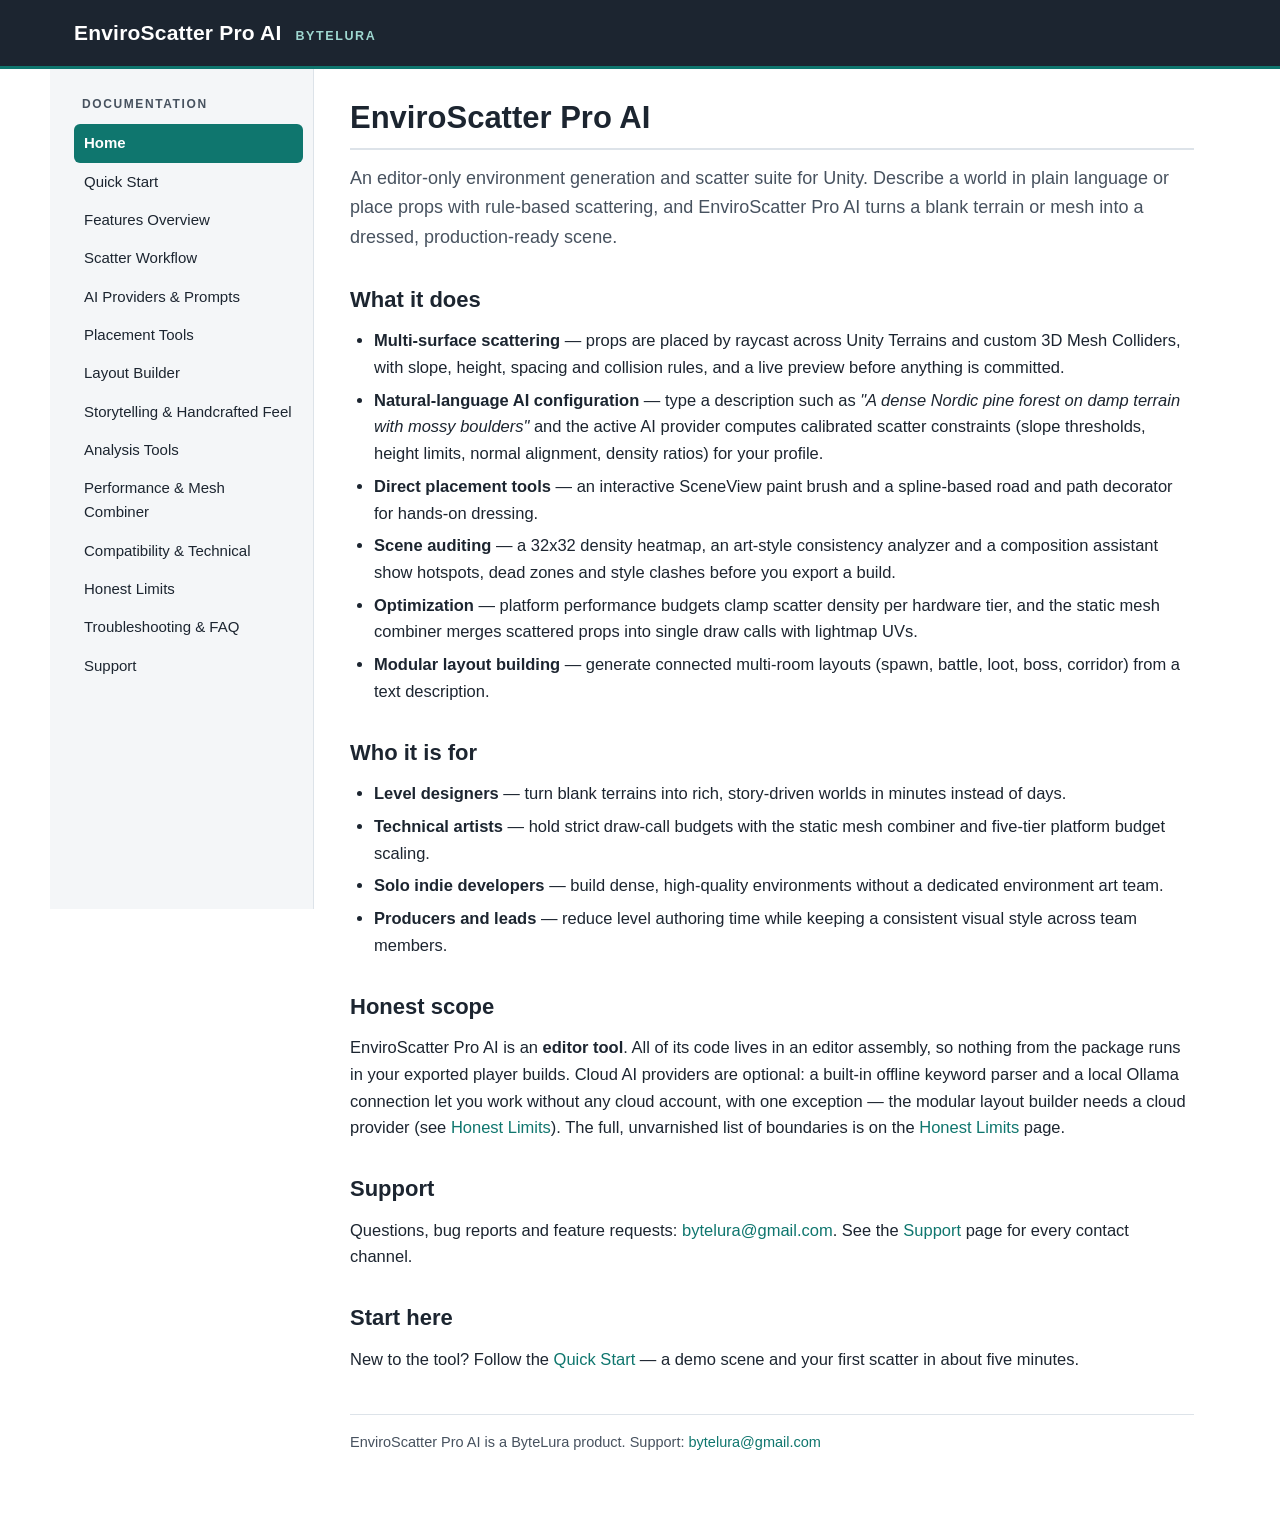
<file: index.html>
<!DOCTYPE html>
<html lang="en">
<head>
<meta charset="utf-8">
<meta name="viewport" content="width=device-width, initial-scale=1">
<title>Home — EnviroScatter Pro AI Documentation</title>
<link rel="stylesheet" href="style.css">
</head>
<body>
<header class="site-header">
  <div class="header-inner">
    <span class="product-name">EnviroScatter Pro AI</span>
    <span class="publisher">ByteLura</span>
  </div>
</header>
<div class="layout">
      <nav class="sidebar" aria-label="Documentation">
        <div class="sidebar-title">Documentation</div>
        <ul>
          <li><a href="index.html" class="active">Home</a></li>
          <li><a href="quick-start.html">Quick Start</a></li>
          <li><a href="features.html">Features Overview</a></li>
          <li><a href="scatter-workflow.html">Scatter Workflow</a></li>
          <li><a href="ai-providers.html">AI Providers & Prompts</a></li>
          <li><a href="placement-tools.html">Placement Tools</a></li>
          <li><a href="layout-builder.html">Layout Builder</a></li>
          <li><a href="storytelling-feel.html">Storytelling & Handcrafted Feel</a></li>
          <li><a href="analysis-tools.html">Analysis Tools</a></li>
          <li><a href="performance-combiner.html">Performance & Mesh Combiner</a></li>
          <li><a href="technical.html">Compatibility & Technical</a></li>
          <li><a href="honest-limits.html">Honest Limits</a></li>
          <li><a href="troubleshooting.html">Troubleshooting & FAQ</a></li>
          <li><a href="support.html">Support</a></li>
        </ul>
      </nav>
  <main class="content">
    <h1>EnviroScatter Pro AI</h1>
    <p class="lede">An editor-only environment generation and scatter suite for Unity. Describe a world in plain language or place props with rule-based scattering, and EnviroScatter Pro AI turns a blank terrain or mesh into a dressed, production-ready scene.</p>

    <h2>What it does</h2>
    <ul>
      <li><strong>Multi-surface scattering</strong> — props are placed by raycast across Unity Terrains and custom 3D Mesh Colliders, with slope, height, spacing and collision rules, and a live preview before anything is committed.</li>
      <li><strong>Natural-language AI configuration</strong> — type a description such as <em>"A dense Nordic pine forest on damp terrain with mossy boulders"</em> and the active AI provider computes calibrated scatter constraints (slope thresholds, height limits, normal alignment, density ratios) for your profile.</li>
      <li><strong>Direct placement tools</strong> — an interactive SceneView paint brush and a spline-based road and path decorator for hands-on dressing.</li>
      <li><strong>Scene auditing</strong> — a 32x32 density heatmap, an art-style consistency analyzer and a composition assistant show hotspots, dead zones and style clashes before you export a build.</li>
      <li><strong>Optimization</strong> — platform performance budgets clamp scatter density per hardware tier, and the static mesh combiner merges scattered props into single draw calls with lightmap UVs.</li>
      <li><strong>Modular layout building</strong> — generate connected multi-room layouts (spawn, battle, loot, boss, corridor) from a text description.</li>
    </ul>

    <h2>Who it is for</h2>
    <ul>
      <li><strong>Level designers</strong> — turn blank terrains into rich, story-driven worlds in minutes instead of days.</li>
      <li><strong>Technical artists</strong> — hold strict draw-call budgets with the static mesh combiner and five-tier platform budget scaling.</li>
      <li><strong>Solo indie developers</strong> — build dense, high-quality environments without a dedicated environment art team.</li>
      <li><strong>Producers and leads</strong> — reduce level authoring time while keeping a consistent visual style across team members.</li>
    </ul>

    <h2>Honest scope</h2>
    <p>EnviroScatter Pro AI is an <strong>editor tool</strong>. All of its code lives in an editor assembly, so nothing from the package runs in your exported player builds. Cloud AI providers are optional: a built-in offline keyword parser and a local Ollama connection let you work without any cloud account, with one exception — the modular layout builder needs a cloud provider (see <a href="honest-limits.html">Honest Limits</a>). The full, unvarnished list of boundaries is on the <a href="honest-limits.html">Honest Limits</a> page.</p>

    <h2>Support</h2>
    <p>Questions, bug reports and feature requests: <a href="mailto:bytelura@gmail.com">bytelura@gmail.com</a>. See the <a href="support.html">Support</a> page for every contact channel.</p>

    <h2>Start here</h2>
    <p>New to the tool? Follow the <a href="quick-start.html">Quick Start</a> — a demo scene and your first scatter in about five minutes.</p>
    <footer class="page-footer">
      <p>EnviroScatter Pro AI is a ByteLura product. Support: <a href="mailto:bytelura@gmail.com">bytelura@gmail.com</a></p>
    </footer>
  </main>
</div>
</body>
</html>
</file>
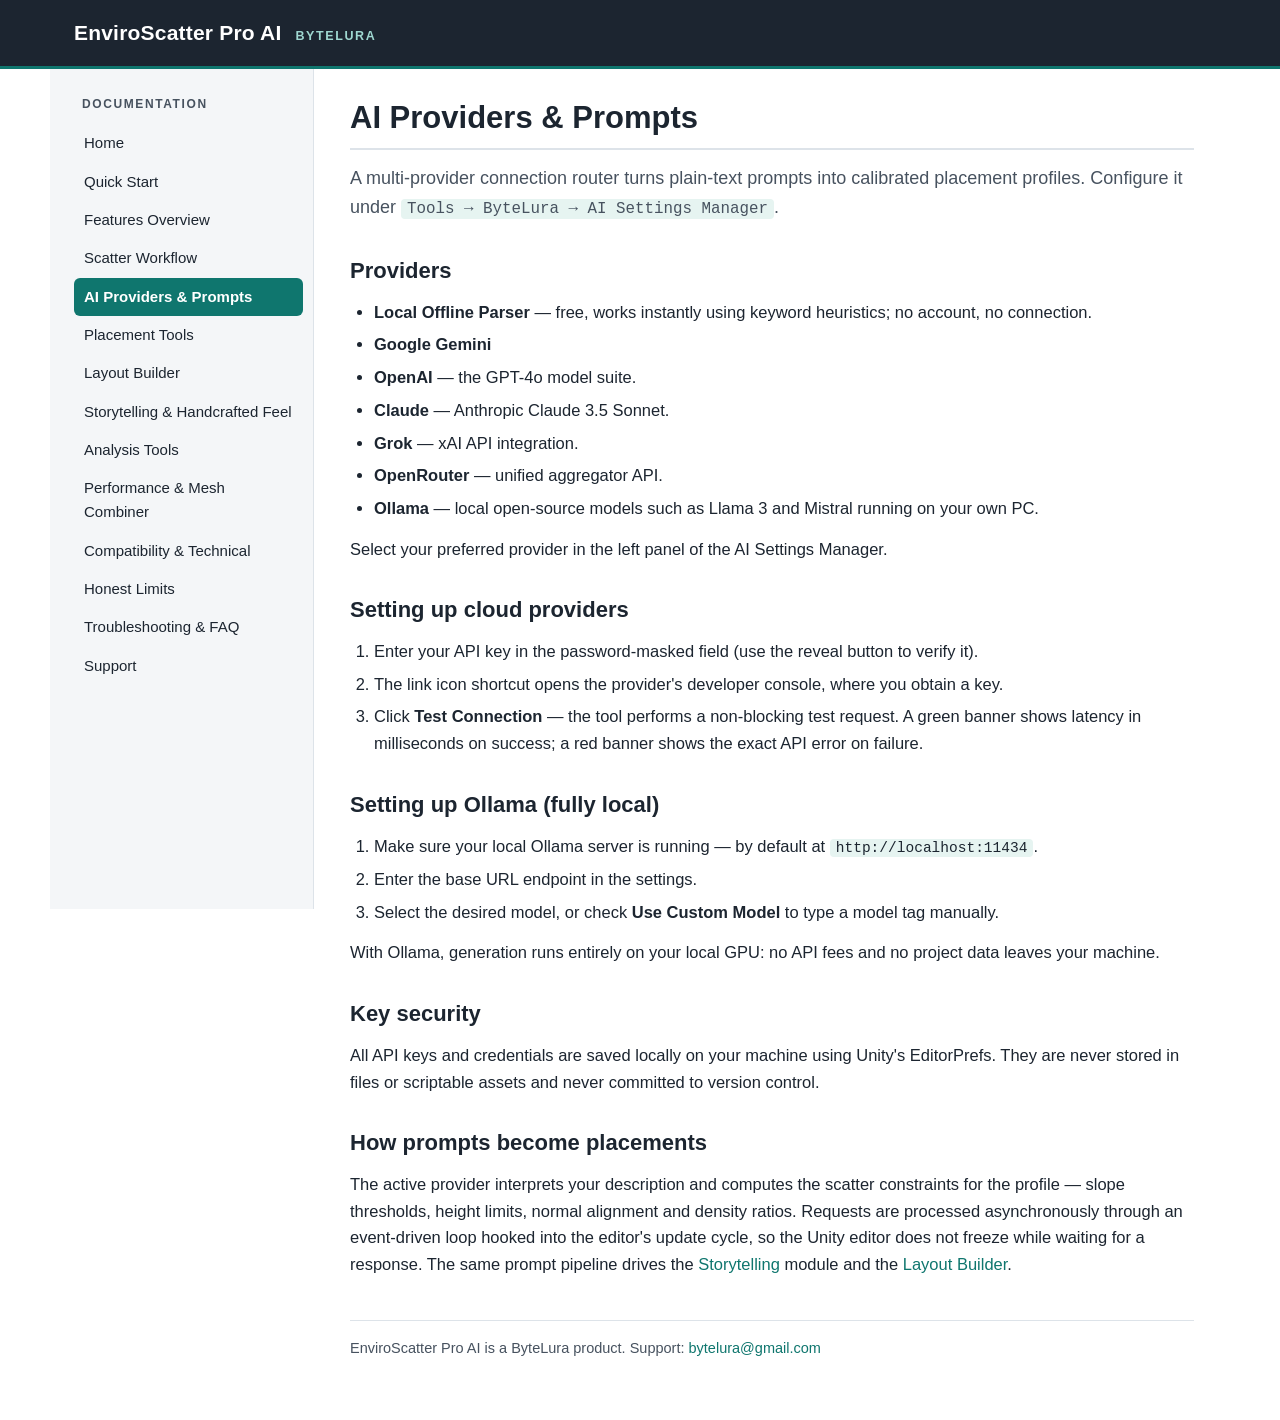
<file: ai-providers.html>
<!DOCTYPE html>
<html lang="en">
<head>
<meta charset="utf-8">
<meta name="viewport" content="width=device-width, initial-scale=1">
<title>AI Providers & Prompts — EnviroScatter Pro AI Documentation</title>
<link rel="stylesheet" href="style.css">
</head>
<body>
<header class="site-header">
  <div class="header-inner">
    <span class="product-name">EnviroScatter Pro AI</span>
    <span class="publisher">ByteLura</span>
  </div>
</header>
<div class="layout">
      <nav class="sidebar" aria-label="Documentation">
        <div class="sidebar-title">Documentation</div>
        <ul>
          <li><a href="index.html">Home</a></li>
          <li><a href="quick-start.html">Quick Start</a></li>
          <li><a href="features.html">Features Overview</a></li>
          <li><a href="scatter-workflow.html">Scatter Workflow</a></li>
          <li><a href="ai-providers.html" class="active">AI Providers & Prompts</a></li>
          <li><a href="placement-tools.html">Placement Tools</a></li>
          <li><a href="layout-builder.html">Layout Builder</a></li>
          <li><a href="storytelling-feel.html">Storytelling & Handcrafted Feel</a></li>
          <li><a href="analysis-tools.html">Analysis Tools</a></li>
          <li><a href="performance-combiner.html">Performance & Mesh Combiner</a></li>
          <li><a href="technical.html">Compatibility & Technical</a></li>
          <li><a href="honest-limits.html">Honest Limits</a></li>
          <li><a href="troubleshooting.html">Troubleshooting & FAQ</a></li>
          <li><a href="support.html">Support</a></li>
        </ul>
      </nav>
  <main class="content">
    <h1>AI Providers &amp; Prompts</h1>
    <p class="lede">A multi-provider connection router turns plain-text prompts into calibrated placement profiles. Configure it under <code>Tools &rarr; ByteLura &rarr; AI Settings Manager</code>.</p>

    <h2>Providers</h2>
    <ul>
      <li><strong>Local Offline Parser</strong> — free, works instantly using keyword heuristics; no account, no connection.</li>
      <li><strong>Google Gemini</strong></li>
      <li><strong>OpenAI</strong> — the GPT-4o model suite.</li>
      <li><strong>Claude</strong> — Anthropic Claude 3.5 Sonnet.</li>
      <li><strong>Grok</strong> — xAI API integration.</li>
      <li><strong>OpenRouter</strong> — unified aggregator API.</li>
      <li><strong>Ollama</strong> — local open-source models such as Llama 3 and Mistral running on your own PC.</li>
    </ul>
    <p>Select your preferred provider in the left panel of the AI Settings Manager.</p>

    <h2>Setting up cloud providers</h2>
    <ol>
      <li>Enter your API key in the password-masked field (use the reveal button to verify it).</li>
      <li>The link icon shortcut opens the provider's developer console, where you obtain a key.</li>
      <li>Click <strong>Test Connection</strong> — the tool performs a non-blocking test request. A green banner shows latency in milliseconds on success; a red banner shows the exact API error on failure.</li>
    </ol>

    <h2>Setting up Ollama (fully local)</h2>
    <ol>
      <li>Make sure your local Ollama server is running — by default at <code>http://localhost:11434</code>.</li>
      <li>Enter the base URL endpoint in the settings.</li>
      <li>Select the desired model, or check <strong>Use Custom Model</strong> to type a model tag manually.</li>
    </ol>
    <p>With Ollama, generation runs entirely on your local GPU: no API fees and no project data leaves your machine.</p>

    <h2>Key security</h2>
    <p>All API keys and credentials are saved locally on your machine using Unity's EditorPrefs. They are never stored in files or scriptable assets and never committed to version control.</p>

    <h2>How prompts become placements</h2>
    <p>The active provider interprets your description and computes the scatter constraints for the profile — slope thresholds, height limits, normal alignment and density ratios. Requests are processed asynchronously through an event-driven loop hooked into the editor's update cycle, so the Unity editor does not freeze while waiting for a response. The same prompt pipeline drives the <a href="storytelling-feel.html">Storytelling</a> module and the <a href="layout-builder.html">Layout Builder</a>.</p>
    <footer class="page-footer">
      <p>EnviroScatter Pro AI is a ByteLura product. Support: <a href="mailto:bytelura@gmail.com">bytelura@gmail.com</a></p>
    </footer>
  </main>
</div>
</body>
</html>
</file>
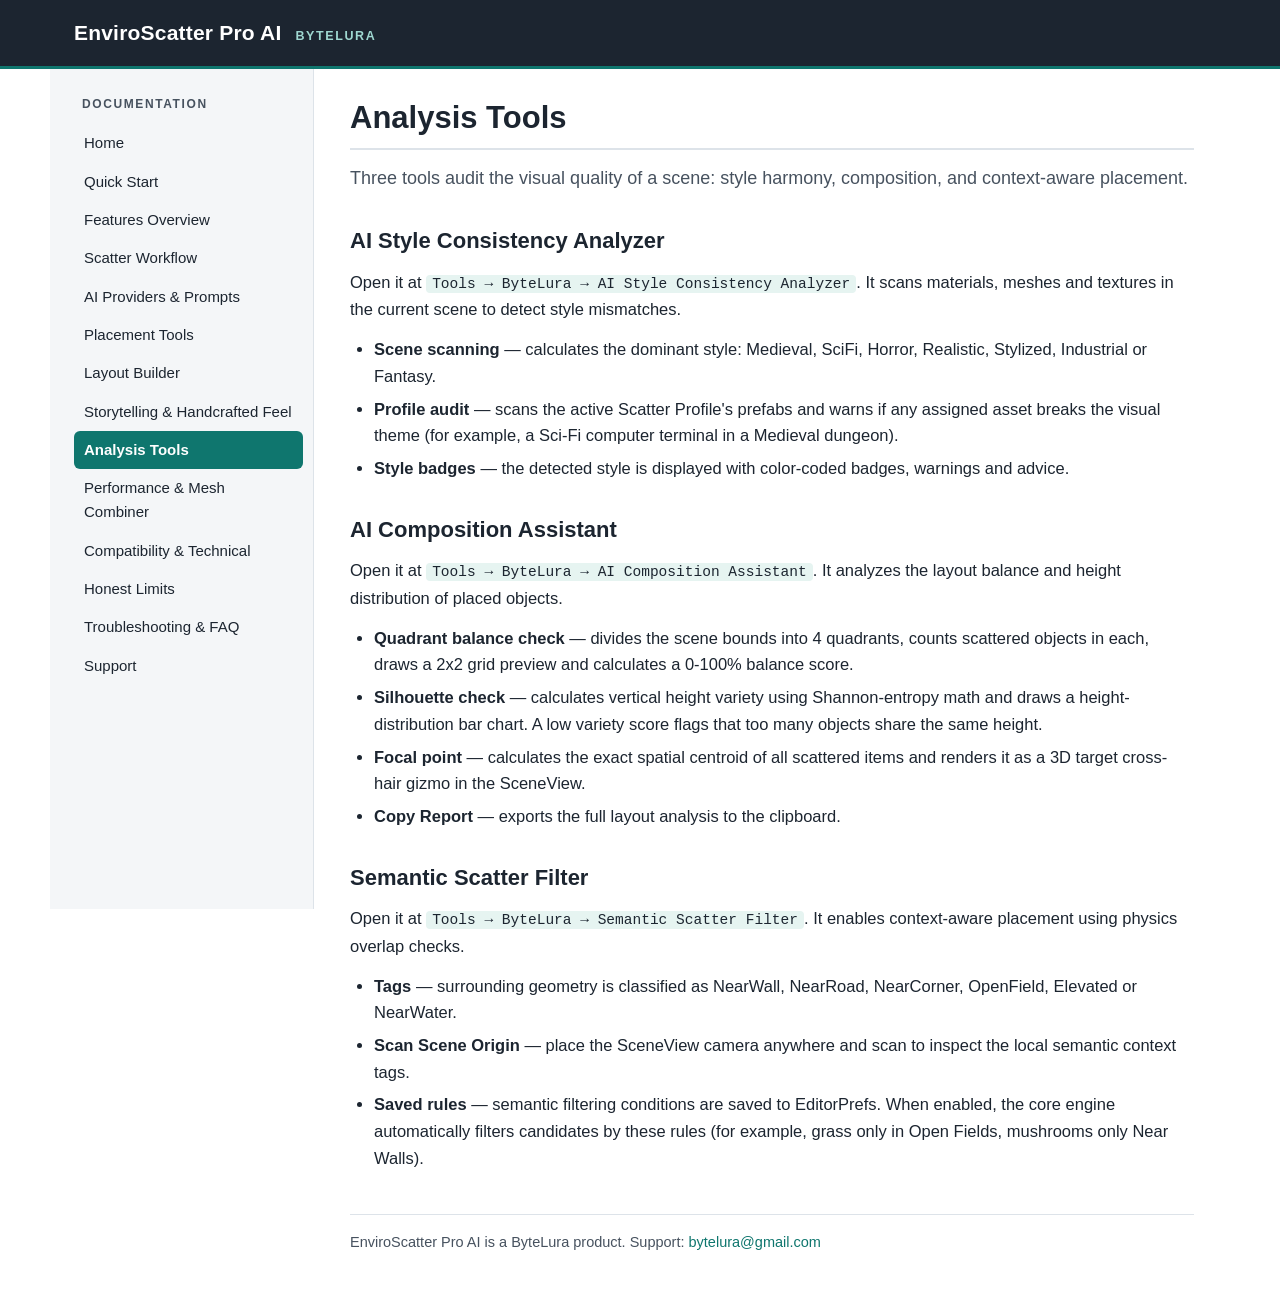
<file: analysis-tools.html>
<!DOCTYPE html>
<html lang="en">
<head>
<meta charset="utf-8">
<meta name="viewport" content="width=device-width, initial-scale=1">
<title>Analysis Tools — EnviroScatter Pro AI Documentation</title>
<link rel="stylesheet" href="style.css">
</head>
<body>
<header class="site-header">
  <div class="header-inner">
    <span class="product-name">EnviroScatter Pro AI</span>
    <span class="publisher">ByteLura</span>
  </div>
</header>
<div class="layout">
      <nav class="sidebar" aria-label="Documentation">
        <div class="sidebar-title">Documentation</div>
        <ul>
          <li><a href="index.html">Home</a></li>
          <li><a href="quick-start.html">Quick Start</a></li>
          <li><a href="features.html">Features Overview</a></li>
          <li><a href="scatter-workflow.html">Scatter Workflow</a></li>
          <li><a href="ai-providers.html">AI Providers & Prompts</a></li>
          <li><a href="placement-tools.html">Placement Tools</a></li>
          <li><a href="layout-builder.html">Layout Builder</a></li>
          <li><a href="storytelling-feel.html">Storytelling & Handcrafted Feel</a></li>
          <li><a href="analysis-tools.html" class="active">Analysis Tools</a></li>
          <li><a href="performance-combiner.html">Performance & Mesh Combiner</a></li>
          <li><a href="technical.html">Compatibility & Technical</a></li>
          <li><a href="honest-limits.html">Honest Limits</a></li>
          <li><a href="troubleshooting.html">Troubleshooting & FAQ</a></li>
          <li><a href="support.html">Support</a></li>
        </ul>
      </nav>
  <main class="content">
    <h1>Analysis Tools</h1>
    <p class="lede">Three tools audit the visual quality of a scene: style harmony, composition, and context-aware placement.</p>

    <h2>AI Style Consistency Analyzer</h2>
    <p>Open it at <code>Tools &rarr; ByteLura &rarr; AI Style Consistency Analyzer</code>. It scans materials, meshes and textures in the current scene to detect style mismatches.</p>
    <ul>
      <li><strong>Scene scanning</strong> — calculates the dominant style: Medieval, SciFi, Horror, Realistic, Stylized, Industrial or Fantasy.</li>
      <li><strong>Profile audit</strong> — scans the active Scatter Profile's prefabs and warns if any assigned asset breaks the visual theme (for example, a Sci-Fi computer terminal in a Medieval dungeon).</li>
      <li><strong>Style badges</strong> — the detected style is displayed with color-coded badges, warnings and advice.</li>
    </ul>

    <h2>AI Composition Assistant</h2>
    <p>Open it at <code>Tools &rarr; ByteLura &rarr; AI Composition Assistant</code>. It analyzes the layout balance and height distribution of placed objects.</p>
    <ul>
      <li><strong>Quadrant balance check</strong> — divides the scene bounds into 4 quadrants, counts scattered objects in each, draws a 2x2 grid preview and calculates a 0-100% balance score.</li>
      <li><strong>Silhouette check</strong> — calculates vertical height variety using Shannon-entropy math and draws a height-distribution bar chart. A low variety score flags that too many objects share the same height.</li>
      <li><strong>Focal point</strong> — calculates the exact spatial centroid of all scattered items and renders it as a 3D target cross-hair gizmo in the SceneView.</li>
      <li><strong>Copy Report</strong> — exports the full layout analysis to the clipboard.</li>
    </ul>

    <h2>Semantic Scatter Filter</h2>
    <p>Open it at <code>Tools &rarr; ByteLura &rarr; Semantic Scatter Filter</code>. It enables context-aware placement using physics overlap checks.</p>
    <ul>
      <li><strong>Tags</strong> — surrounding geometry is classified as NearWall, NearRoad, NearCorner, OpenField, Elevated or NearWater.</li>
      <li><strong>Scan Scene Origin</strong> — place the SceneView camera anywhere and scan to inspect the local semantic context tags.</li>
      <li><strong>Saved rules</strong> — semantic filtering conditions are saved to EditorPrefs. When enabled, the core engine automatically filters candidates by these rules (for example, grass only in Open Fields, mushrooms only Near Walls).</li>
    </ul>
    <footer class="page-footer">
      <p>EnviroScatter Pro AI is a ByteLura product. Support: <a href="mailto:bytelura@gmail.com">bytelura@gmail.com</a></p>
    </footer>
  </main>
</div>
</body>
</html>
</file>
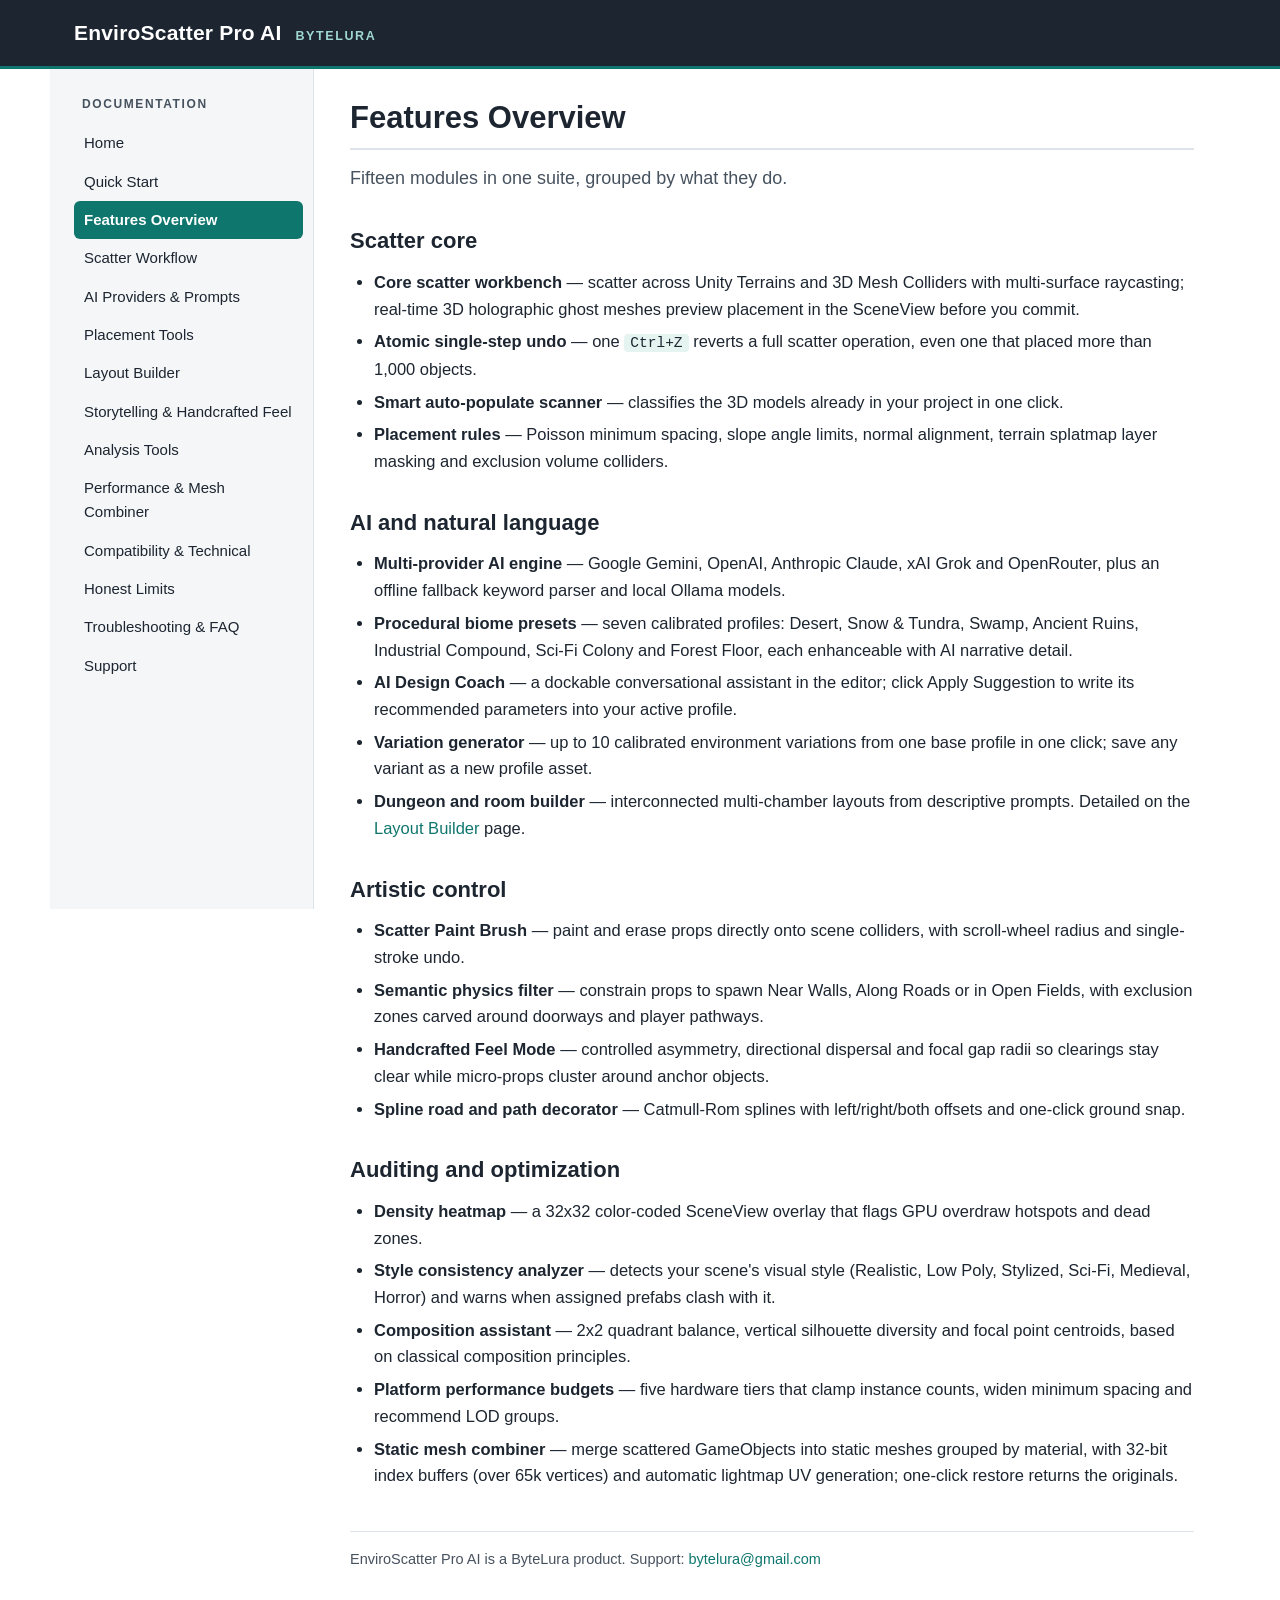
<file: features.html>
<!DOCTYPE html>
<html lang="en">
<head>
<meta charset="utf-8">
<meta name="viewport" content="width=device-width, initial-scale=1">
<title>Features Overview — EnviroScatter Pro AI Documentation</title>
<link rel="stylesheet" href="style.css">
</head>
<body>
<header class="site-header">
  <div class="header-inner">
    <span class="product-name">EnviroScatter Pro AI</span>
    <span class="publisher">ByteLura</span>
  </div>
</header>
<div class="layout">
      <nav class="sidebar" aria-label="Documentation">
        <div class="sidebar-title">Documentation</div>
        <ul>
          <li><a href="index.html">Home</a></li>
          <li><a href="quick-start.html">Quick Start</a></li>
          <li><a href="features.html" class="active">Features Overview</a></li>
          <li><a href="scatter-workflow.html">Scatter Workflow</a></li>
          <li><a href="ai-providers.html">AI Providers & Prompts</a></li>
          <li><a href="placement-tools.html">Placement Tools</a></li>
          <li><a href="layout-builder.html">Layout Builder</a></li>
          <li><a href="storytelling-feel.html">Storytelling & Handcrafted Feel</a></li>
          <li><a href="analysis-tools.html">Analysis Tools</a></li>
          <li><a href="performance-combiner.html">Performance & Mesh Combiner</a></li>
          <li><a href="technical.html">Compatibility & Technical</a></li>
          <li><a href="honest-limits.html">Honest Limits</a></li>
          <li><a href="troubleshooting.html">Troubleshooting & FAQ</a></li>
          <li><a href="support.html">Support</a></li>
        </ul>
      </nav>
  <main class="content">
    <h1>Features Overview</h1>
    <p class="lede">Fifteen modules in one suite, grouped by what they do.</p>

    <h2>Scatter core</h2>
    <ul>
      <li><strong>Core scatter workbench</strong> — scatter across Unity Terrains and 3D Mesh Colliders with multi-surface raycasting; real-time 3D holographic ghost meshes preview placement in the SceneView before you commit.</li>
      <li><strong>Atomic single-step undo</strong> — one <code>Ctrl+Z</code> reverts a full scatter operation, even one that placed more than 1,000 objects.</li>
      <li><strong>Smart auto-populate scanner</strong> — classifies the 3D models already in your project in one click.</li>
      <li><strong>Placement rules</strong> — Poisson minimum spacing, slope angle limits, normal alignment, terrain splatmap layer masking and exclusion volume colliders.</li>
    </ul>

    <h2>AI and natural language</h2>
    <ul>
      <li><strong>Multi-provider AI engine</strong> — Google Gemini, OpenAI, Anthropic Claude, xAI Grok and OpenRouter, plus an offline fallback keyword parser and local Ollama models.</li>
      <li><strong>Procedural biome presets</strong> — seven calibrated profiles: Desert, Snow &amp; Tundra, Swamp, Ancient Ruins, Industrial Compound, Sci-Fi Colony and Forest Floor, each enhanceable with AI narrative detail.</li>
      <li><strong>AI Design Coach</strong> — a dockable conversational assistant in the editor; click Apply Suggestion to write its recommended parameters into your active profile.</li>
      <li><strong>Variation generator</strong> — up to 10 calibrated environment variations from one base profile in one click; save any variant as a new profile asset.</li>
      <li><strong>Dungeon and room builder</strong> — interconnected multi-chamber layouts from descriptive prompts. Detailed on the <a href="layout-builder.html">Layout Builder</a> page.</li>
    </ul>

    <h2>Artistic control</h2>
    <ul>
      <li><strong>Scatter Paint Brush</strong> — paint and erase props directly onto scene colliders, with scroll-wheel radius and single-stroke undo.</li>
      <li><strong>Semantic physics filter</strong> — constrain props to spawn Near Walls, Along Roads or in Open Fields, with exclusion zones carved around doorways and player pathways.</li>
      <li><strong>Handcrafted Feel Mode</strong> — controlled asymmetry, directional dispersal and focal gap radii so clearings stay clear while micro-props cluster around anchor objects.</li>
      <li><strong>Spline road and path decorator</strong> — Catmull-Rom splines with left/right/both offsets and one-click ground snap.</li>
    </ul>

    <h2>Auditing and optimization</h2>
    <ul>
      <li><strong>Density heatmap</strong> — a 32x32 color-coded SceneView overlay that flags GPU overdraw hotspots and dead zones.</li>
      <li><strong>Style consistency analyzer</strong> — detects your scene's visual style (Realistic, Low Poly, Stylized, Sci-Fi, Medieval, Horror) and warns when assigned prefabs clash with it.</li>
      <li><strong>Composition assistant</strong> — 2x2 quadrant balance, vertical silhouette diversity and focal point centroids, based on classical composition principles.</li>
      <li><strong>Platform performance budgets</strong> — five hardware tiers that clamp instance counts, widen minimum spacing and recommend LOD groups.</li>
      <li><strong>Static mesh combiner</strong> — merge scattered GameObjects into static meshes grouped by material, with 32-bit index buffers (over 65k vertices) and automatic lightmap UV generation; one-click restore returns the originals.</li>
    </ul>
    <footer class="page-footer">
      <p>EnviroScatter Pro AI is a ByteLura product. Support: <a href="mailto:bytelura@gmail.com">bytelura@gmail.com</a></p>
    </footer>
  </main>
</div>
</body>
</html>
</file>
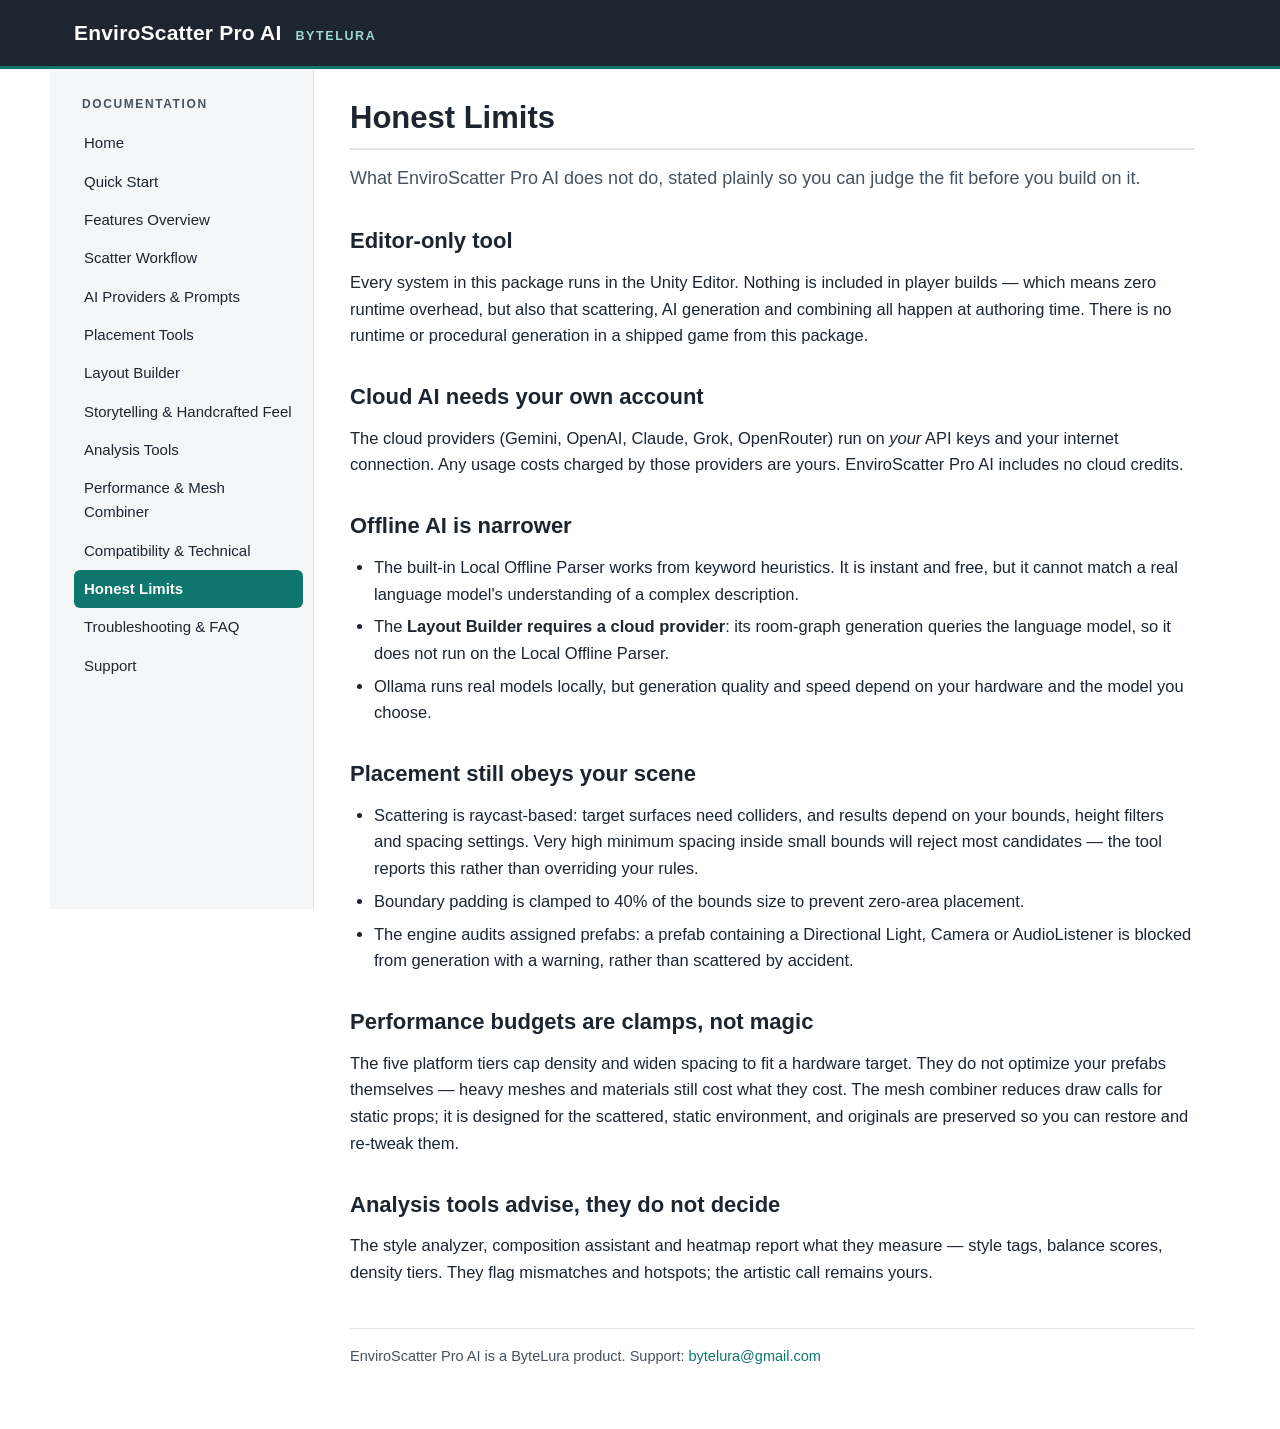
<file: honest-limits.html>
<!DOCTYPE html>
<html lang="en">
<head>
<meta charset="utf-8">
<meta name="viewport" content="width=device-width, initial-scale=1">
<title>Honest Limits — EnviroScatter Pro AI Documentation</title>
<link rel="stylesheet" href="style.css">
</head>
<body>
<header class="site-header">
  <div class="header-inner">
    <span class="product-name">EnviroScatter Pro AI</span>
    <span class="publisher">ByteLura</span>
  </div>
</header>
<div class="layout">
      <nav class="sidebar" aria-label="Documentation">
        <div class="sidebar-title">Documentation</div>
        <ul>
          <li><a href="index.html">Home</a></li>
          <li><a href="quick-start.html">Quick Start</a></li>
          <li><a href="features.html">Features Overview</a></li>
          <li><a href="scatter-workflow.html">Scatter Workflow</a></li>
          <li><a href="ai-providers.html">AI Providers & Prompts</a></li>
          <li><a href="placement-tools.html">Placement Tools</a></li>
          <li><a href="layout-builder.html">Layout Builder</a></li>
          <li><a href="storytelling-feel.html">Storytelling & Handcrafted Feel</a></li>
          <li><a href="analysis-tools.html">Analysis Tools</a></li>
          <li><a href="performance-combiner.html">Performance & Mesh Combiner</a></li>
          <li><a href="technical.html">Compatibility & Technical</a></li>
          <li><a href="honest-limits.html" class="active">Honest Limits</a></li>
          <li><a href="troubleshooting.html">Troubleshooting & FAQ</a></li>
          <li><a href="support.html">Support</a></li>
        </ul>
      </nav>
  <main class="content">
    <h1>Honest Limits</h1>
    <p class="lede">What EnviroScatter Pro AI does not do, stated plainly so you can judge the fit before you build on it.</p>

    <h2>Editor-only tool</h2>
    <p>Every system in this package runs in the Unity Editor. Nothing is included in player builds — which means zero runtime overhead, but also that scattering, AI generation and combining all happen at authoring time. There is no runtime or procedural generation in a shipped game from this package.</p>

    <h2>Cloud AI needs your own account</h2>
    <p>The cloud providers (Gemini, OpenAI, Claude, Grok, OpenRouter) run on <em>your</em> API keys and your internet connection. Any usage costs charged by those providers are yours. EnviroScatter Pro AI includes no cloud credits.</p>

    <h2>Offline AI is narrower</h2>
    <ul>
      <li>The built-in Local Offline Parser works from keyword heuristics. It is instant and free, but it cannot match a real language model's understanding of a complex description.</li>
      <li>The <strong>Layout Builder requires a cloud provider</strong>: its room-graph generation queries the language model, so it does not run on the Local Offline Parser.</li>
      <li>Ollama runs real models locally, but generation quality and speed depend on your hardware and the model you choose.</li>
    </ul>

    <h2>Placement still obeys your scene</h2>
    <ul>
      <li>Scattering is raycast-based: target surfaces need colliders, and results depend on your bounds, height filters and spacing settings. Very high minimum spacing inside small bounds will reject most candidates — the tool reports this rather than overriding your rules.</li>
      <li>Boundary padding is clamped to 40% of the bounds size to prevent zero-area placement.</li>
      <li>The engine audits assigned prefabs: a prefab containing a Directional Light, Camera or AudioListener is blocked from generation with a warning, rather than scattered by accident.</li>
    </ul>

    <h2>Performance budgets are clamps, not magic</h2>
    <p>The five platform tiers cap density and widen spacing to fit a hardware target. They do not optimize your prefabs themselves — heavy meshes and materials still cost what they cost. The mesh combiner reduces draw calls for static props; it is designed for the scattered, static environment, and originals are preserved so you can restore and re-tweak them.</p>

    <h2>Analysis tools advise, they do not decide</h2>
    <p>The style analyzer, composition assistant and heatmap report what they measure — style tags, balance scores, density tiers. They flag mismatches and hotspots; the artistic call remains yours.</p>
    <footer class="page-footer">
      <p>EnviroScatter Pro AI is a ByteLura product. Support: <a href="mailto:bytelura@gmail.com">bytelura@gmail.com</a></p>
    </footer>
  </main>
</div>
</body>
</html>
</file>
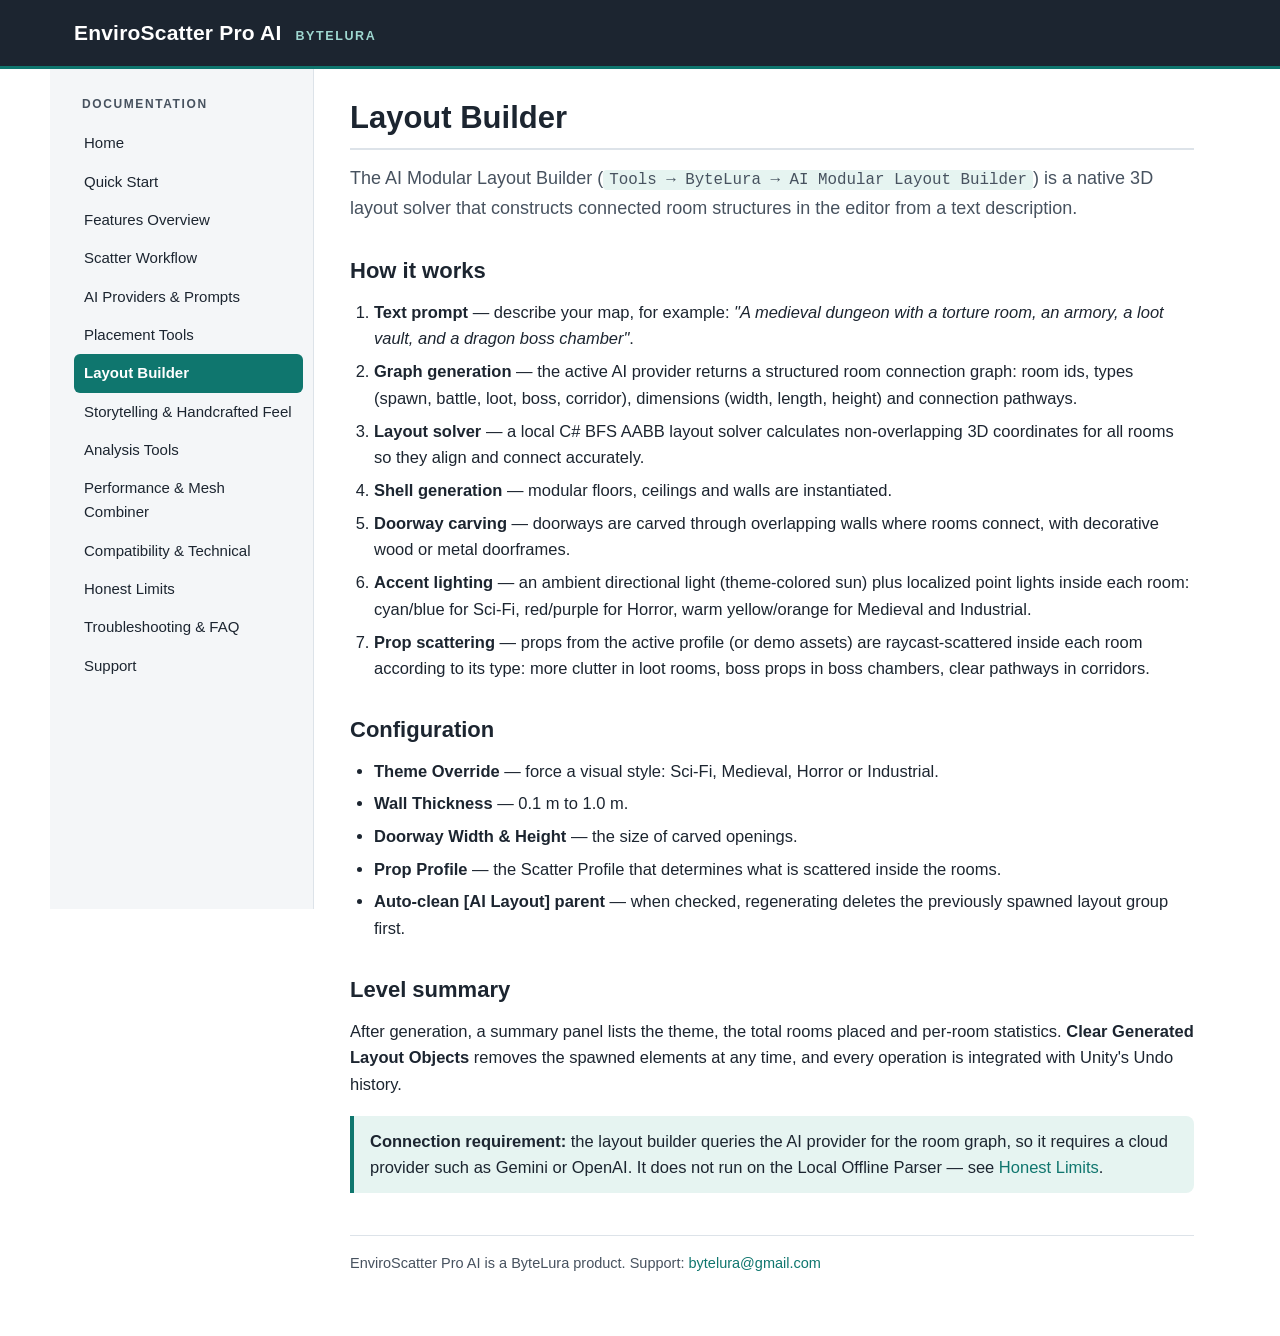
<file: layout-builder.html>
<!DOCTYPE html>
<html lang="en">
<head>
<meta charset="utf-8">
<meta name="viewport" content="width=device-width, initial-scale=1">
<title>Layout Builder — EnviroScatter Pro AI Documentation</title>
<link rel="stylesheet" href="style.css">
</head>
<body>
<header class="site-header">
  <div class="header-inner">
    <span class="product-name">EnviroScatter Pro AI</span>
    <span class="publisher">ByteLura</span>
  </div>
</header>
<div class="layout">
      <nav class="sidebar" aria-label="Documentation">
        <div class="sidebar-title">Documentation</div>
        <ul>
          <li><a href="index.html">Home</a></li>
          <li><a href="quick-start.html">Quick Start</a></li>
          <li><a href="features.html">Features Overview</a></li>
          <li><a href="scatter-workflow.html">Scatter Workflow</a></li>
          <li><a href="ai-providers.html">AI Providers & Prompts</a></li>
          <li><a href="placement-tools.html">Placement Tools</a></li>
          <li><a href="layout-builder.html" class="active">Layout Builder</a></li>
          <li><a href="storytelling-feel.html">Storytelling & Handcrafted Feel</a></li>
          <li><a href="analysis-tools.html">Analysis Tools</a></li>
          <li><a href="performance-combiner.html">Performance & Mesh Combiner</a></li>
          <li><a href="technical.html">Compatibility & Technical</a></li>
          <li><a href="honest-limits.html">Honest Limits</a></li>
          <li><a href="troubleshooting.html">Troubleshooting & FAQ</a></li>
          <li><a href="support.html">Support</a></li>
        </ul>
      </nav>
  <main class="content">
    <h1>Layout Builder</h1>
    <p class="lede">The AI Modular Layout Builder (<code>Tools &rarr; ByteLura &rarr; AI Modular Layout Builder</code>) is a native 3D layout solver that constructs connected room structures in the editor from a text description.</p>

    <h2>How it works</h2>
    <ol>
      <li><strong>Text prompt</strong> — describe your map, for example: <em>"A medieval dungeon with a torture room, an armory, a loot vault, and a dragon boss chamber"</em>.</li>
      <li><strong>Graph generation</strong> — the active AI provider returns a structured room connection graph: room ids, types (spawn, battle, loot, boss, corridor), dimensions (width, length, height) and connection pathways.</li>
      <li><strong>Layout solver</strong> — a local C# BFS AABB layout solver calculates non-overlapping 3D coordinates for all rooms so they align and connect accurately.</li>
      <li><strong>Shell generation</strong> — modular floors, ceilings and walls are instantiated.</li>
      <li><strong>Doorway carving</strong> — doorways are carved through overlapping walls where rooms connect, with decorative wood or metal doorframes.</li>
      <li><strong>Accent lighting</strong> — an ambient directional light (theme-colored sun) plus localized point lights inside each room: cyan/blue for Sci-Fi, red/purple for Horror, warm yellow/orange for Medieval and Industrial.</li>
      <li><strong>Prop scattering</strong> — props from the active profile (or demo assets) are raycast-scattered inside each room according to its type: more clutter in loot rooms, boss props in boss chambers, clear pathways in corridors.</li>
    </ol>

    <h2>Configuration</h2>
    <ul>
      <li><strong>Theme Override</strong> — force a visual style: Sci-Fi, Medieval, Horror or Industrial.</li>
      <li><strong>Wall Thickness</strong> — 0.1 m to 1.0 m.</li>
      <li><strong>Doorway Width &amp; Height</strong> — the size of carved openings.</li>
      <li><strong>Prop Profile</strong> — the Scatter Profile that determines what is scattered inside the rooms.</li>
      <li><strong>Auto-clean [AI Layout] parent</strong> — when checked, regenerating deletes the previously spawned layout group first.</li>
    </ul>

    <h2>Level summary</h2>
    <p>After generation, a summary panel lists the theme, the total rooms placed and per-room statistics. <strong>Clear Generated Layout Objects</strong> removes the spawned elements at any time, and every operation is integrated with Unity's Undo history.</p>

    <div class="note">
      <p><strong>Connection requirement:</strong> the layout builder queries the AI provider for the room graph, so it requires a cloud provider such as Gemini or OpenAI. It does not run on the Local Offline Parser — see <a href="honest-limits.html">Honest Limits</a>.</p>
    </div>
    <footer class="page-footer">
      <p>EnviroScatter Pro AI is a ByteLura product. Support: <a href="mailto:bytelura@gmail.com">bytelura@gmail.com</a></p>
    </footer>
  </main>
</div>
</body>
</html>
</file>
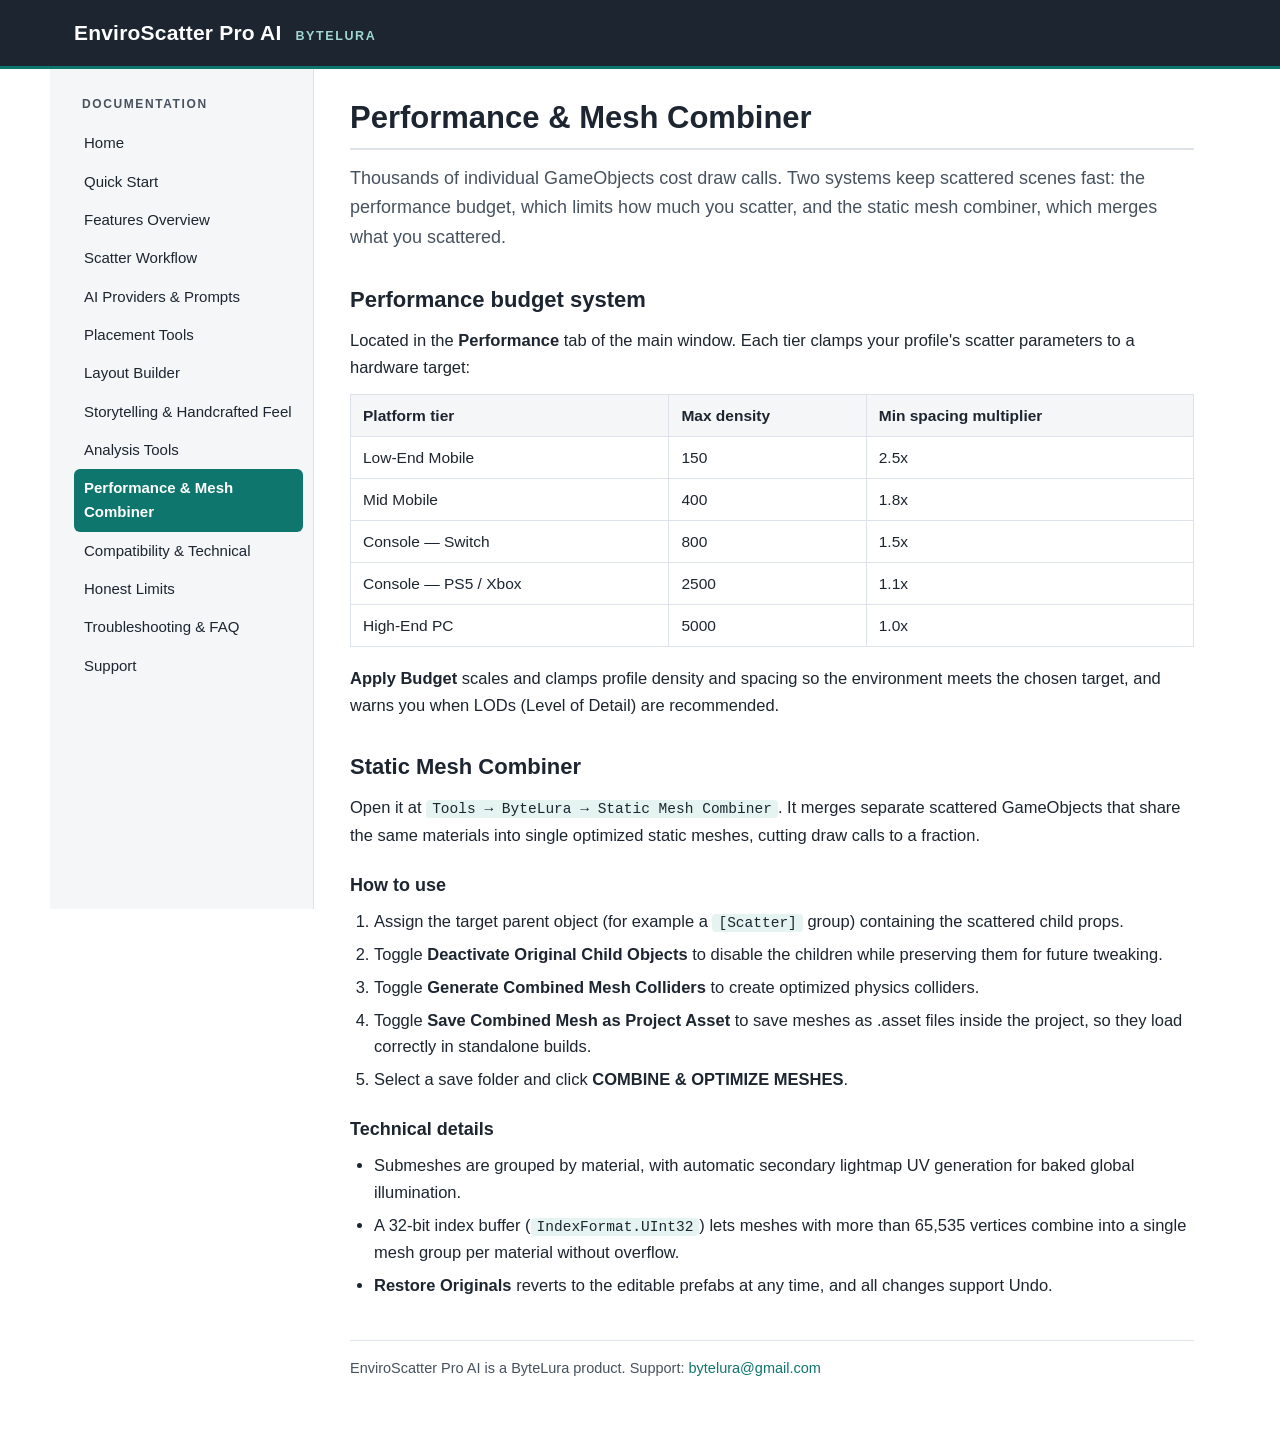
<file: performance-combiner.html>
<!DOCTYPE html>
<html lang="en">
<head>
<meta charset="utf-8">
<meta name="viewport" content="width=device-width, initial-scale=1">
<title>Performance & Mesh Combiner — EnviroScatter Pro AI Documentation</title>
<link rel="stylesheet" href="style.css">
</head>
<body>
<header class="site-header">
  <div class="header-inner">
    <span class="product-name">EnviroScatter Pro AI</span>
    <span class="publisher">ByteLura</span>
  </div>
</header>
<div class="layout">
      <nav class="sidebar" aria-label="Documentation">
        <div class="sidebar-title">Documentation</div>
        <ul>
          <li><a href="index.html">Home</a></li>
          <li><a href="quick-start.html">Quick Start</a></li>
          <li><a href="features.html">Features Overview</a></li>
          <li><a href="scatter-workflow.html">Scatter Workflow</a></li>
          <li><a href="ai-providers.html">AI Providers & Prompts</a></li>
          <li><a href="placement-tools.html">Placement Tools</a></li>
          <li><a href="layout-builder.html">Layout Builder</a></li>
          <li><a href="storytelling-feel.html">Storytelling & Handcrafted Feel</a></li>
          <li><a href="analysis-tools.html">Analysis Tools</a></li>
          <li><a href="performance-combiner.html" class="active">Performance & Mesh Combiner</a></li>
          <li><a href="technical.html">Compatibility & Technical</a></li>
          <li><a href="honest-limits.html">Honest Limits</a></li>
          <li><a href="troubleshooting.html">Troubleshooting & FAQ</a></li>
          <li><a href="support.html">Support</a></li>
        </ul>
      </nav>
  <main class="content">
    <h1>Performance &amp; Mesh Combiner</h1>
    <p class="lede">Thousands of individual GameObjects cost draw calls. Two systems keep scattered scenes fast: the performance budget, which limits how much you scatter, and the static mesh combiner, which merges what you scattered.</p>

    <h2>Performance budget system</h2>
    <p>Located in the <strong>Performance</strong> tab of the main window. Each tier clamps your profile's scatter parameters to a hardware target:</p>
    <table>
      <thead>
        <tr><th>Platform tier</th><th>Max density</th><th>Min spacing multiplier</th></tr>
      </thead>
      <tbody>
        <tr><td>Low-End Mobile</td><td>150</td><td>2.5x</td></tr>
        <tr><td>Mid Mobile</td><td>400</td><td>1.8x</td></tr>
        <tr><td>Console — Switch</td><td>800</td><td>1.5x</td></tr>
        <tr><td>Console — PS5 / Xbox</td><td>2500</td><td>1.1x</td></tr>
        <tr><td>High-End PC</td><td>5000</td><td>1.0x</td></tr>
      </tbody>
    </table>
    <p><strong>Apply Budget</strong> scales and clamps profile density and spacing so the environment meets the chosen target, and warns you when LODs (Level of Detail) are recommended.</p>

    <h2>Static Mesh Combiner</h2>
    <p>Open it at <code>Tools &rarr; ByteLura &rarr; Static Mesh Combiner</code>. It merges separate scattered GameObjects that share the same materials into single optimized static meshes, cutting draw calls to a fraction.</p>
    <h3>How to use</h3>
    <ol>
      <li>Assign the target parent object (for example a <code>[Scatter]</code> group) containing the scattered child props.</li>
      <li>Toggle <strong>Deactivate Original Child Objects</strong> to disable the children while preserving them for future tweaking.</li>
      <li>Toggle <strong>Generate Combined Mesh Colliders</strong> to create optimized physics colliders.</li>
      <li>Toggle <strong>Save Combined Mesh as Project Asset</strong> to save meshes as .asset files inside the project, so they load correctly in standalone builds.</li>
      <li>Select a save folder and click <strong>COMBINE &amp; OPTIMIZE MESHES</strong>.</li>
    </ol>
    <h3>Technical details</h3>
    <ul>
      <li>Submeshes are grouped by material, with automatic secondary lightmap UV generation for baked global illumination.</li>
      <li>A 32-bit index buffer (<code>IndexFormat.UInt32</code>) lets meshes with more than 65,535 vertices combine into a single mesh group per material without overflow.</li>
      <li><strong>Restore Originals</strong> reverts to the editable prefabs at any time, and all changes support Undo.</li>
    </ul>
    <footer class="page-footer">
      <p>EnviroScatter Pro AI is a ByteLura product. Support: <a href="mailto:bytelura@gmail.com">bytelura@gmail.com</a></p>
    </footer>
  </main>
</div>
</body>
</html>
</file>
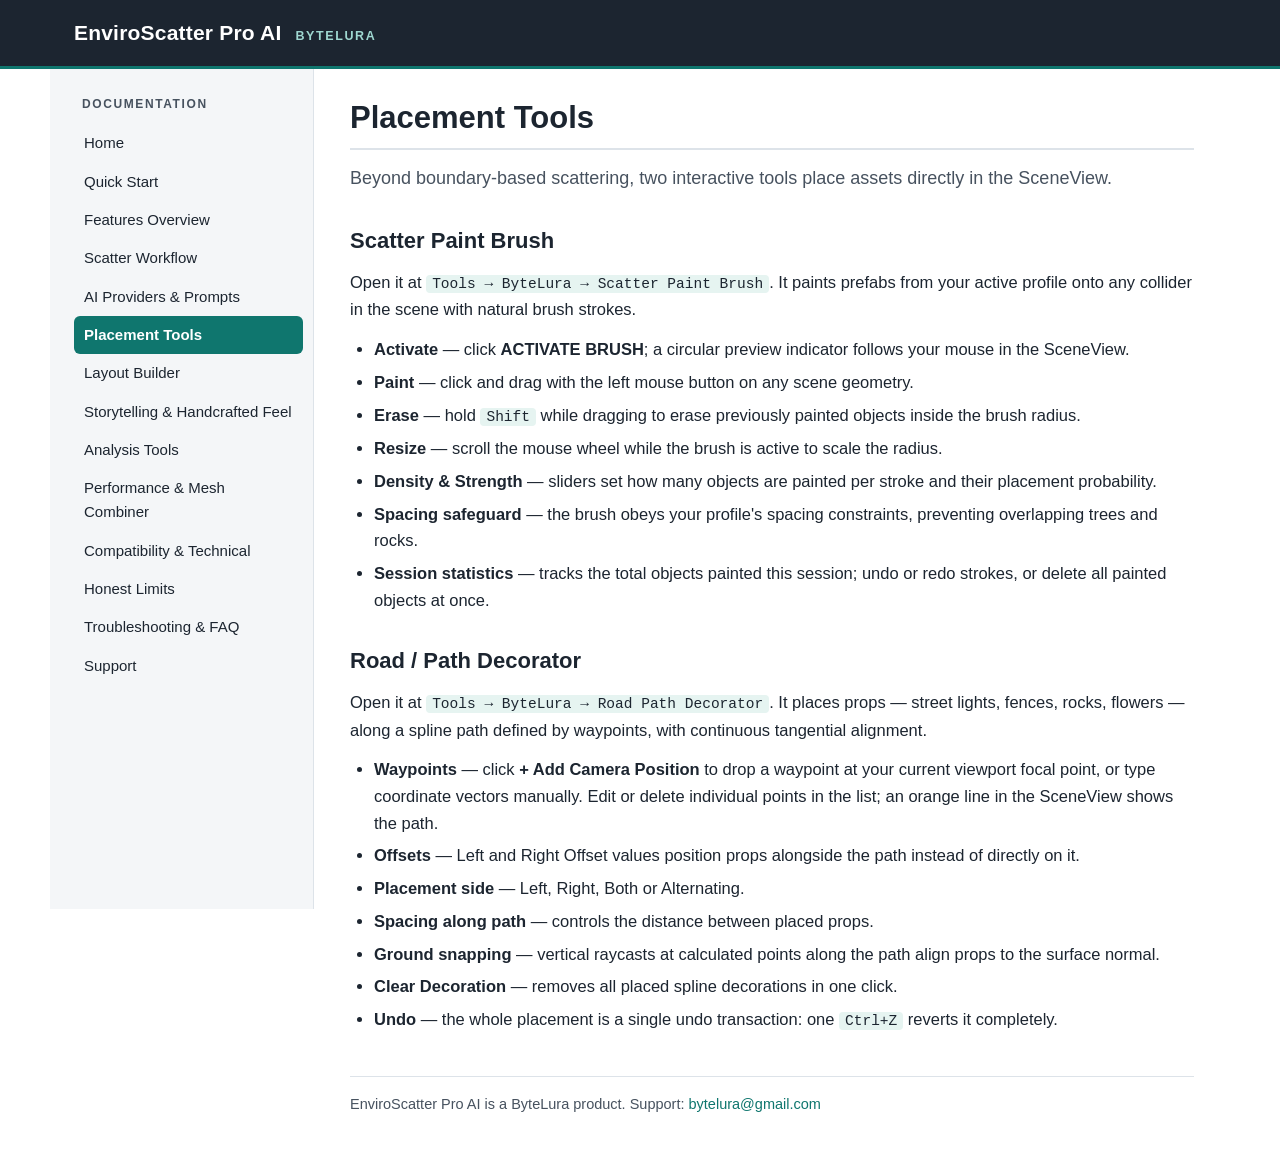
<file: placement-tools.html>
<!DOCTYPE html>
<html lang="en">
<head>
<meta charset="utf-8">
<meta name="viewport" content="width=device-width, initial-scale=1">
<title>Placement Tools — EnviroScatter Pro AI Documentation</title>
<link rel="stylesheet" href="style.css">
</head>
<body>
<header class="site-header">
  <div class="header-inner">
    <span class="product-name">EnviroScatter Pro AI</span>
    <span class="publisher">ByteLura</span>
  </div>
</header>
<div class="layout">
      <nav class="sidebar" aria-label="Documentation">
        <div class="sidebar-title">Documentation</div>
        <ul>
          <li><a href="index.html">Home</a></li>
          <li><a href="quick-start.html">Quick Start</a></li>
          <li><a href="features.html">Features Overview</a></li>
          <li><a href="scatter-workflow.html">Scatter Workflow</a></li>
          <li><a href="ai-providers.html">AI Providers & Prompts</a></li>
          <li><a href="placement-tools.html" class="active">Placement Tools</a></li>
          <li><a href="layout-builder.html">Layout Builder</a></li>
          <li><a href="storytelling-feel.html">Storytelling & Handcrafted Feel</a></li>
          <li><a href="analysis-tools.html">Analysis Tools</a></li>
          <li><a href="performance-combiner.html">Performance & Mesh Combiner</a></li>
          <li><a href="technical.html">Compatibility & Technical</a></li>
          <li><a href="honest-limits.html">Honest Limits</a></li>
          <li><a href="troubleshooting.html">Troubleshooting & FAQ</a></li>
          <li><a href="support.html">Support</a></li>
        </ul>
      </nav>
  <main class="content">
    <h1>Placement Tools</h1>
    <p class="lede">Beyond boundary-based scattering, two interactive tools place assets directly in the SceneView.</p>

    <h2>Scatter Paint Brush</h2>
    <p>Open it at <code>Tools &rarr; ByteLura &rarr; Scatter Paint Brush</code>. It paints prefabs from your active profile onto any collider in the scene with natural brush strokes.</p>
    <ul>
      <li><strong>Activate</strong> — click <strong>ACTIVATE BRUSH</strong>; a circular preview indicator follows your mouse in the SceneView.</li>
      <li><strong>Paint</strong> — click and drag with the left mouse button on any scene geometry.</li>
      <li><strong>Erase</strong> — hold <code>Shift</code> while dragging to erase previously painted objects inside the brush radius.</li>
      <li><strong>Resize</strong> — scroll the mouse wheel while the brush is active to scale the radius.</li>
      <li><strong>Density &amp; Strength</strong> — sliders set how many objects are painted per stroke and their placement probability.</li>
      <li><strong>Spacing safeguard</strong> — the brush obeys your profile's spacing constraints, preventing overlapping trees and rocks.</li>
      <li><strong>Session statistics</strong> — tracks the total objects painted this session; undo or redo strokes, or delete all painted objects at once.</li>
    </ul>

    <h2>Road / Path Decorator</h2>
    <p>Open it at <code>Tools &rarr; ByteLura &rarr; Road Path Decorator</code>. It places props — street lights, fences, rocks, flowers — along a spline path defined by waypoints, with continuous tangential alignment.</p>
    <ul>
      <li><strong>Waypoints</strong> — click <strong>+ Add Camera Position</strong> to drop a waypoint at your current viewport focal point, or type coordinate vectors manually. Edit or delete individual points in the list; an orange line in the SceneView shows the path.</li>
      <li><strong>Offsets</strong> — Left and Right Offset values position props alongside the path instead of directly on it.</li>
      <li><strong>Placement side</strong> — Left, Right, Both or Alternating.</li>
      <li><strong>Spacing along path</strong> — controls the distance between placed props.</li>
      <li><strong>Ground snapping</strong> — vertical raycasts at calculated points along the path align props to the surface normal.</li>
      <li><strong>Clear Decoration</strong> — removes all placed spline decorations in one click.</li>
      <li><strong>Undo</strong> — the whole placement is a single undo transaction: one <code>Ctrl+Z</code> reverts it completely.</li>
    </ul>
    <footer class="page-footer">
      <p>EnviroScatter Pro AI is a ByteLura product. Support: <a href="mailto:bytelura@gmail.com">bytelura@gmail.com</a></p>
    </footer>
  </main>
</div>
</body>
</html>
</file>
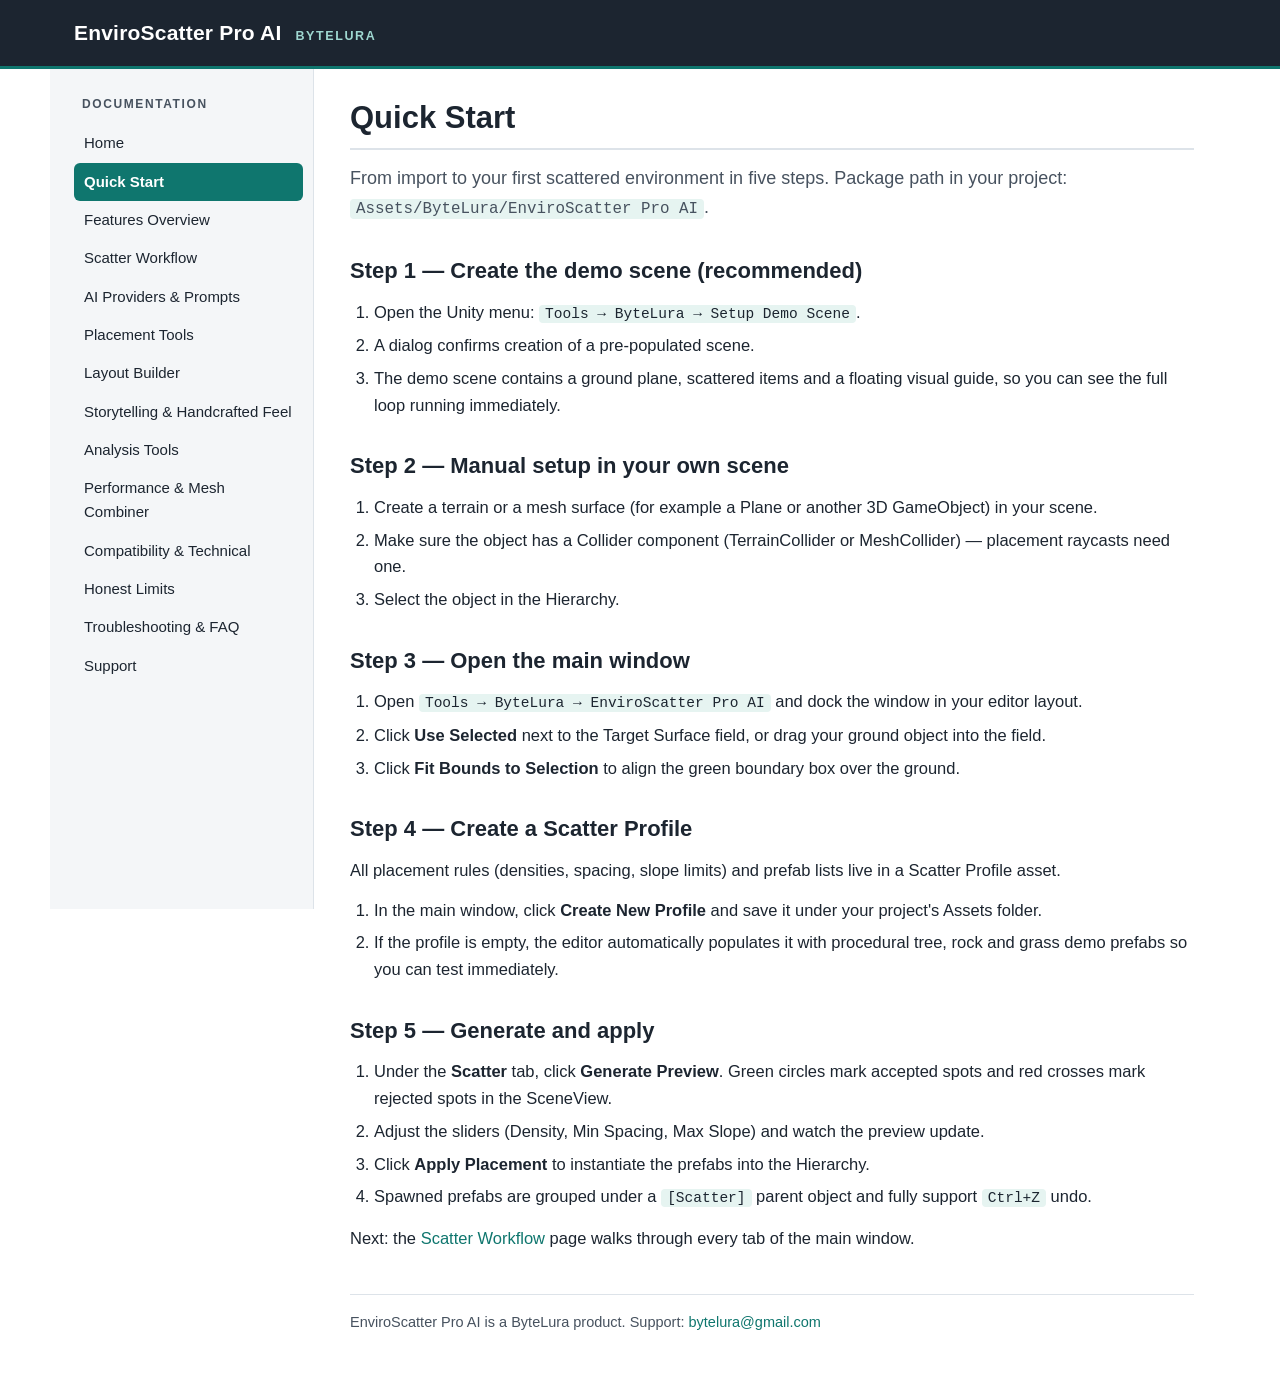
<file: quick-start.html>
<!DOCTYPE html>
<html lang="en">
<head>
<meta charset="utf-8">
<meta name="viewport" content="width=device-width, initial-scale=1">
<title>Quick Start — EnviroScatter Pro AI Documentation</title>
<link rel="stylesheet" href="style.css">
</head>
<body>
<header class="site-header">
  <div class="header-inner">
    <span class="product-name">EnviroScatter Pro AI</span>
    <span class="publisher">ByteLura</span>
  </div>
</header>
<div class="layout">
      <nav class="sidebar" aria-label="Documentation">
        <div class="sidebar-title">Documentation</div>
        <ul>
          <li><a href="index.html">Home</a></li>
          <li><a href="quick-start.html" class="active">Quick Start</a></li>
          <li><a href="features.html">Features Overview</a></li>
          <li><a href="scatter-workflow.html">Scatter Workflow</a></li>
          <li><a href="ai-providers.html">AI Providers & Prompts</a></li>
          <li><a href="placement-tools.html">Placement Tools</a></li>
          <li><a href="layout-builder.html">Layout Builder</a></li>
          <li><a href="storytelling-feel.html">Storytelling & Handcrafted Feel</a></li>
          <li><a href="analysis-tools.html">Analysis Tools</a></li>
          <li><a href="performance-combiner.html">Performance & Mesh Combiner</a></li>
          <li><a href="technical.html">Compatibility & Technical</a></li>
          <li><a href="honest-limits.html">Honest Limits</a></li>
          <li><a href="troubleshooting.html">Troubleshooting & FAQ</a></li>
          <li><a href="support.html">Support</a></li>
        </ul>
      </nav>
  <main class="content">
    <h1>Quick Start</h1>
    <p class="lede">From import to your first scattered environment in five steps. Package path in your project: <code>Assets/ByteLura/EnviroScatter Pro AI</code>.</p>

    <h2>Step 1 — Create the demo scene (recommended)</h2>
    <ol>
      <li>Open the Unity menu: <code>Tools &rarr; ByteLura &rarr; Setup Demo Scene</code>.</li>
      <li>A dialog confirms creation of a pre-populated scene.</li>
      <li>The demo scene contains a ground plane, scattered items and a floating visual guide, so you can see the full loop running immediately.</li>
    </ol>

    <h2>Step 2 — Manual setup in your own scene</h2>
    <ol>
      <li>Create a terrain or a mesh surface (for example a Plane or another 3D GameObject) in your scene.</li>
      <li>Make sure the object has a Collider component (TerrainCollider or MeshCollider) — placement raycasts need one.</li>
      <li>Select the object in the Hierarchy.</li>
    </ol>

    <h2>Step 3 — Open the main window</h2>
    <ol>
      <li>Open <code>Tools &rarr; ByteLura &rarr; EnviroScatter Pro AI</code> and dock the window in your editor layout.</li>
      <li>Click <strong>Use Selected</strong> next to the Target Surface field, or drag your ground object into the field.</li>
      <li>Click <strong>Fit Bounds to Selection</strong> to align the green boundary box over the ground.</li>
    </ol>

    <h2>Step 4 — Create a Scatter Profile</h2>
    <p>All placement rules (densities, spacing, slope limits) and prefab lists live in a Scatter Profile asset.</p>
    <ol>
      <li>In the main window, click <strong>Create New Profile</strong> and save it under your project's Assets folder.</li>
      <li>If the profile is empty, the editor automatically populates it with procedural tree, rock and grass demo prefabs so you can test immediately.</li>
    </ol>

    <h2>Step 5 — Generate and apply</h2>
    <ol>
      <li>Under the <strong>Scatter</strong> tab, click <strong>Generate Preview</strong>. Green circles mark accepted spots and red crosses mark rejected spots in the SceneView.</li>
      <li>Adjust the sliders (Density, Min Spacing, Max Slope) and watch the preview update.</li>
      <li>Click <strong>Apply Placement</strong> to instantiate the prefabs into the Hierarchy.</li>
      <li>Spawned prefabs are grouped under a <code>[Scatter]</code> parent object and fully support <code>Ctrl+Z</code> undo.</li>
    </ol>
    <p>Next: the <a href="scatter-workflow.html">Scatter Workflow</a> page walks through every tab of the main window.</p>
    <footer class="page-footer">
      <p>EnviroScatter Pro AI is a ByteLura product. Support: <a href="mailto:bytelura@gmail.com">bytelura@gmail.com</a></p>
    </footer>
  </main>
</div>
</body>
</html>
</file>
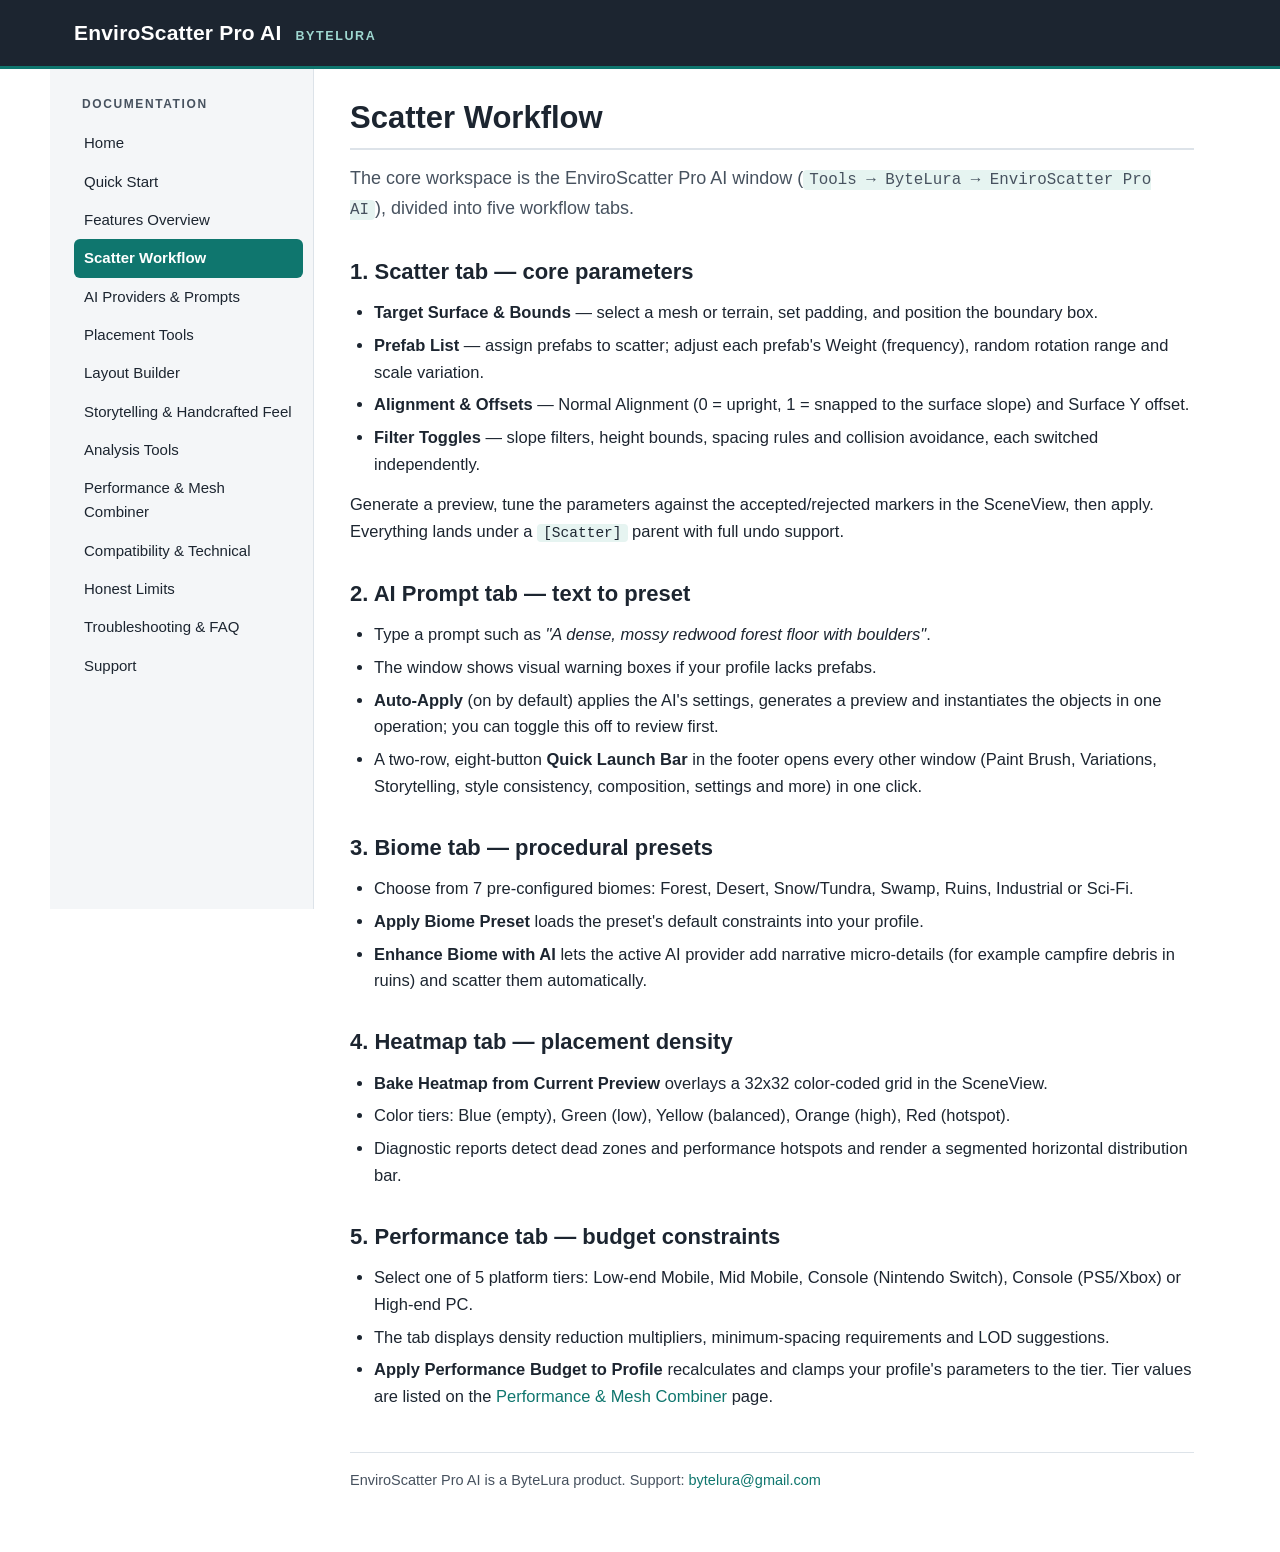
<file: scatter-workflow.html>
<!DOCTYPE html>
<html lang="en">
<head>
<meta charset="utf-8">
<meta name="viewport" content="width=device-width, initial-scale=1">
<title>Scatter Workflow — EnviroScatter Pro AI Documentation</title>
<link rel="stylesheet" href="style.css">
</head>
<body>
<header class="site-header">
  <div class="header-inner">
    <span class="product-name">EnviroScatter Pro AI</span>
    <span class="publisher">ByteLura</span>
  </div>
</header>
<div class="layout">
      <nav class="sidebar" aria-label="Documentation">
        <div class="sidebar-title">Documentation</div>
        <ul>
          <li><a href="index.html">Home</a></li>
          <li><a href="quick-start.html">Quick Start</a></li>
          <li><a href="features.html">Features Overview</a></li>
          <li><a href="scatter-workflow.html" class="active">Scatter Workflow</a></li>
          <li><a href="ai-providers.html">AI Providers & Prompts</a></li>
          <li><a href="placement-tools.html">Placement Tools</a></li>
          <li><a href="layout-builder.html">Layout Builder</a></li>
          <li><a href="storytelling-feel.html">Storytelling & Handcrafted Feel</a></li>
          <li><a href="analysis-tools.html">Analysis Tools</a></li>
          <li><a href="performance-combiner.html">Performance & Mesh Combiner</a></li>
          <li><a href="technical.html">Compatibility & Technical</a></li>
          <li><a href="honest-limits.html">Honest Limits</a></li>
          <li><a href="troubleshooting.html">Troubleshooting & FAQ</a></li>
          <li><a href="support.html">Support</a></li>
        </ul>
      </nav>
  <main class="content">
    <h1>Scatter Workflow</h1>
    <p class="lede">The core workspace is the EnviroScatter Pro AI window (<code>Tools &rarr; ByteLura &rarr; EnviroScatter Pro AI</code>), divided into five workflow tabs.</p>

    <h2>1. Scatter tab — core parameters</h2>
    <ul>
      <li><strong>Target Surface &amp; Bounds</strong> — select a mesh or terrain, set padding, and position the boundary box.</li>
      <li><strong>Prefab List</strong> — assign prefabs to scatter; adjust each prefab's Weight (frequency), random rotation range and scale variation.</li>
      <li><strong>Alignment &amp; Offsets</strong> — Normal Alignment (0 = upright, 1 = snapped to the surface slope) and Surface Y offset.</li>
      <li><strong>Filter Toggles</strong> — slope filters, height bounds, spacing rules and collision avoidance, each switched independently.</li>
    </ul>
    <p>Generate a preview, tune the parameters against the accepted/rejected markers in the SceneView, then apply. Everything lands under a <code>[Scatter]</code> parent with full undo support.</p>

    <h2>2. AI Prompt tab — text to preset</h2>
    <ul>
      <li>Type a prompt such as <em>"A dense, mossy redwood forest floor with boulders"</em>.</li>
      <li>The window shows visual warning boxes if your profile lacks prefabs.</li>
      <li><strong>Auto-Apply</strong> (on by default) applies the AI's settings, generates a preview and instantiates the objects in one operation; you can toggle this off to review first.</li>
      <li>A two-row, eight-button <strong>Quick Launch Bar</strong> in the footer opens every other window (Paint Brush, Variations, Storytelling, style consistency, composition, settings and more) in one click.</li>
    </ul>

    <h2>3. Biome tab — procedural presets</h2>
    <ul>
      <li>Choose from 7 pre-configured biomes: Forest, Desert, Snow/Tundra, Swamp, Ruins, Industrial or Sci-Fi.</li>
      <li><strong>Apply Biome Preset</strong> loads the preset's default constraints into your profile.</li>
      <li><strong>Enhance Biome with AI</strong> lets the active AI provider add narrative micro-details (for example campfire debris in ruins) and scatter them automatically.</li>
    </ul>

    <h2>4. Heatmap tab — placement density</h2>
    <ul>
      <li><strong>Bake Heatmap from Current Preview</strong> overlays a 32x32 color-coded grid in the SceneView.</li>
      <li>Color tiers: Blue (empty), Green (low), Yellow (balanced), Orange (high), Red (hotspot).</li>
      <li>Diagnostic reports detect dead zones and performance hotspots and render a segmented horizontal distribution bar.</li>
    </ul>

    <h2>5. Performance tab — budget constraints</h2>
    <ul>
      <li>Select one of 5 platform tiers: Low-end Mobile, Mid Mobile, Console (Nintendo Switch), Console (PS5/Xbox) or High-end PC.</li>
      <li>The tab displays density reduction multipliers, minimum-spacing requirements and LOD suggestions.</li>
      <li><strong>Apply Performance Budget to Profile</strong> recalculates and clamps your profile's parameters to the tier. Tier values are listed on the <a href="performance-combiner.html">Performance &amp; Mesh Combiner</a> page.</li>
    </ul>
    <footer class="page-footer">
      <p>EnviroScatter Pro AI is a ByteLura product. Support: <a href="mailto:bytelura@gmail.com">bytelura@gmail.com</a></p>
    </footer>
  </main>
</div>
</body>
</html>
</file>
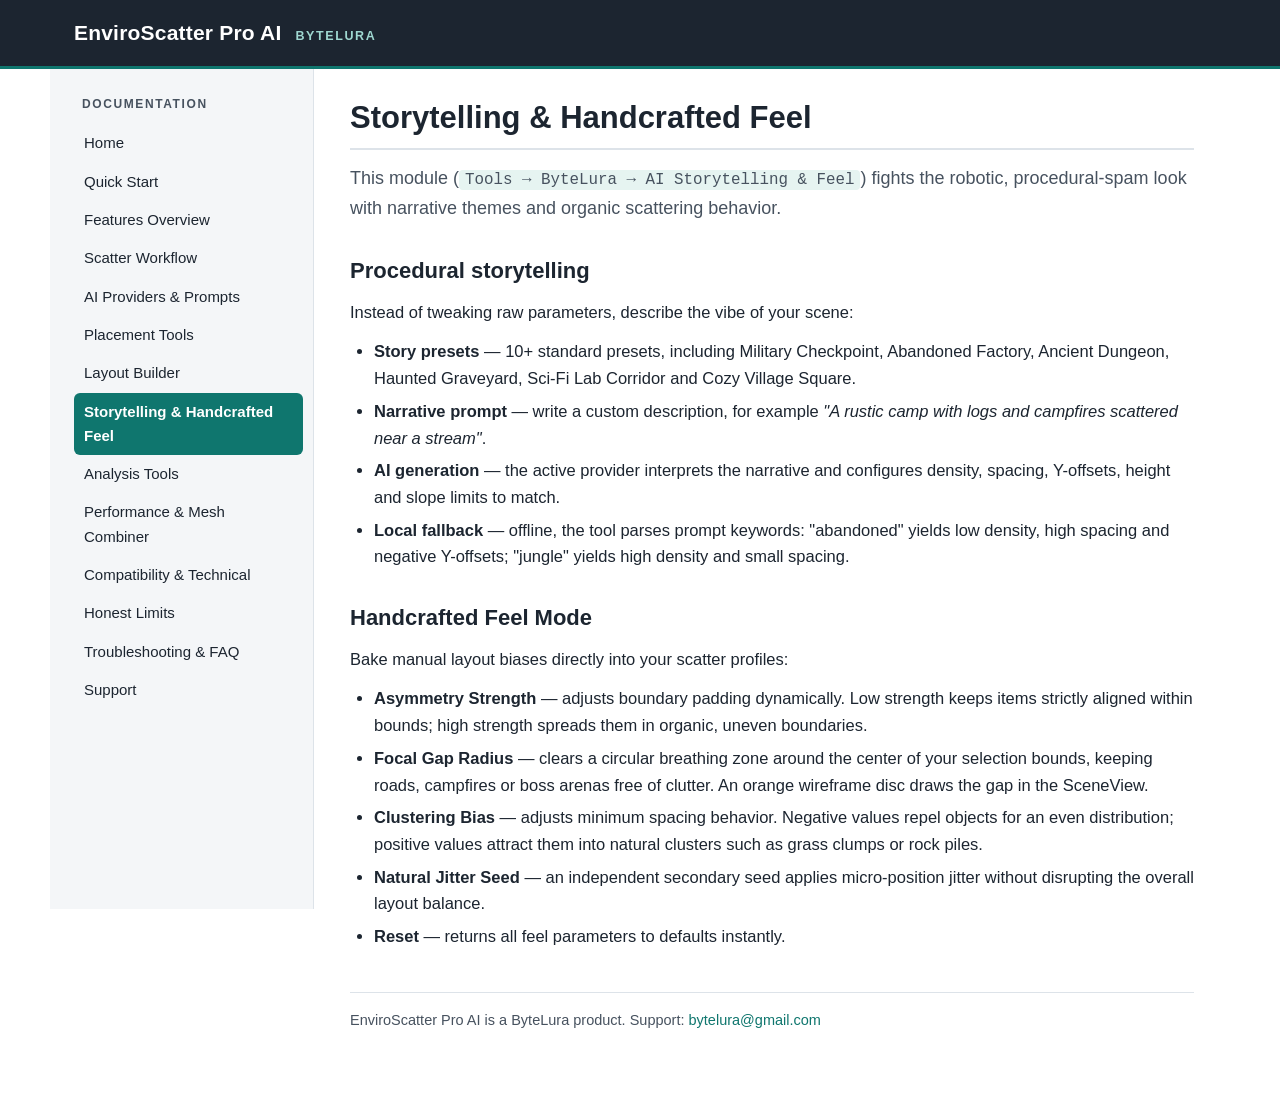
<file: storytelling-feel.html>
<!DOCTYPE html>
<html lang="en">
<head>
<meta charset="utf-8">
<meta name="viewport" content="width=device-width, initial-scale=1">
<title>Storytelling & Handcrafted Feel — EnviroScatter Pro AI Documentation</title>
<link rel="stylesheet" href="style.css">
</head>
<body>
<header class="site-header">
  <div class="header-inner">
    <span class="product-name">EnviroScatter Pro AI</span>
    <span class="publisher">ByteLura</span>
  </div>
</header>
<div class="layout">
      <nav class="sidebar" aria-label="Documentation">
        <div class="sidebar-title">Documentation</div>
        <ul>
          <li><a href="index.html">Home</a></li>
          <li><a href="quick-start.html">Quick Start</a></li>
          <li><a href="features.html">Features Overview</a></li>
          <li><a href="scatter-workflow.html">Scatter Workflow</a></li>
          <li><a href="ai-providers.html">AI Providers & Prompts</a></li>
          <li><a href="placement-tools.html">Placement Tools</a></li>
          <li><a href="layout-builder.html">Layout Builder</a></li>
          <li><a href="storytelling-feel.html" class="active">Storytelling & Handcrafted Feel</a></li>
          <li><a href="analysis-tools.html">Analysis Tools</a></li>
          <li><a href="performance-combiner.html">Performance & Mesh Combiner</a></li>
          <li><a href="technical.html">Compatibility & Technical</a></li>
          <li><a href="honest-limits.html">Honest Limits</a></li>
          <li><a href="troubleshooting.html">Troubleshooting & FAQ</a></li>
          <li><a href="support.html">Support</a></li>
        </ul>
      </nav>
  <main class="content">
    <h1>Storytelling &amp; Handcrafted Feel</h1>
    <p class="lede">This module (<code>Tools &rarr; ByteLura &rarr; AI Storytelling &amp; Feel</code>) fights the robotic, procedural-spam look with narrative themes and organic scattering behavior.</p>

    <h2>Procedural storytelling</h2>
    <p>Instead of tweaking raw parameters, describe the vibe of your scene:</p>
    <ul>
      <li><strong>Story presets</strong> — 10+ standard presets, including Military Checkpoint, Abandoned Factory, Ancient Dungeon, Haunted Graveyard, Sci-Fi Lab Corridor and Cozy Village Square.</li>
      <li><strong>Narrative prompt</strong> — write a custom description, for example <em>"A rustic camp with logs and campfires scattered near a stream"</em>.</li>
      <li><strong>AI generation</strong> — the active provider interprets the narrative and configures density, spacing, Y-offsets, height and slope limits to match.</li>
      <li><strong>Local fallback</strong> — offline, the tool parses prompt keywords: "abandoned" yields low density, high spacing and negative Y-offsets; "jungle" yields high density and small spacing.</li>
    </ul>

    <h2>Handcrafted Feel Mode</h2>
    <p>Bake manual layout biases directly into your scatter profiles:</p>
    <ul>
      <li><strong>Asymmetry Strength</strong> — adjusts boundary padding dynamically. Low strength keeps items strictly aligned within bounds; high strength spreads them in organic, uneven boundaries.</li>
      <li><strong>Focal Gap Radius</strong> — clears a circular breathing zone around the center of your selection bounds, keeping roads, campfires or boss arenas free of clutter. An orange wireframe disc draws the gap in the SceneView.</li>
      <li><strong>Clustering Bias</strong> — adjusts minimum spacing behavior. Negative values repel objects for an even distribution; positive values attract them into natural clusters such as grass clumps or rock piles.</li>
      <li><strong>Natural Jitter Seed</strong> — an independent secondary seed applies micro-position jitter without disrupting the overall layout balance.</li>
      <li><strong>Reset</strong> — returns all feel parameters to defaults instantly.</li>
    </ul>
    <footer class="page-footer">
      <p>EnviroScatter Pro AI is a ByteLura product. Support: <a href="mailto:bytelura@gmail.com">bytelura@gmail.com</a></p>
    </footer>
  </main>
</div>
</body>
</html>
</file>
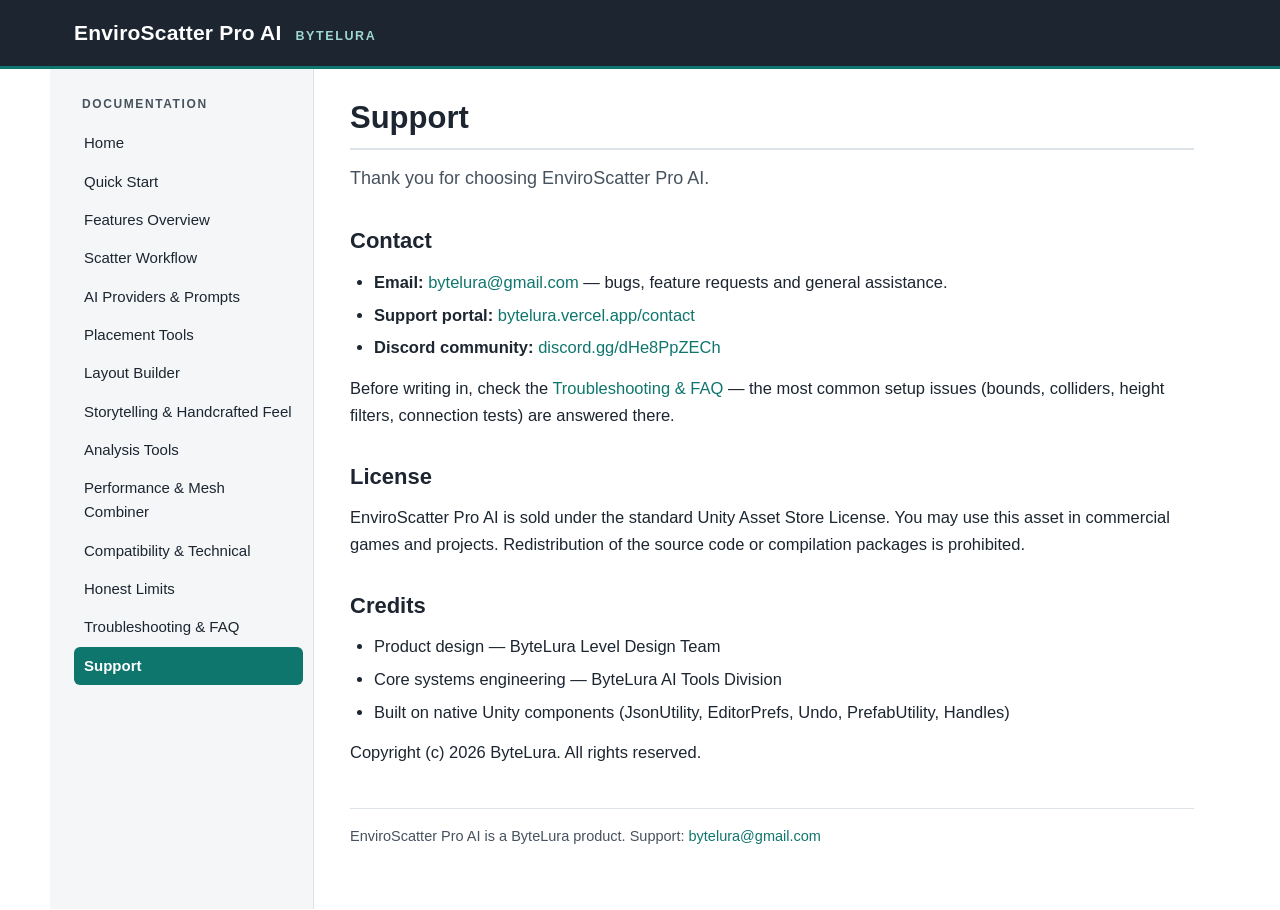
<file: support.html>
<!DOCTYPE html>
<html lang="en">
<head>
<meta charset="utf-8">
<meta name="viewport" content="width=device-width, initial-scale=1">
<title>Support — EnviroScatter Pro AI Documentation</title>
<link rel="stylesheet" href="style.css">
</head>
<body>
<header class="site-header">
  <div class="header-inner">
    <span class="product-name">EnviroScatter Pro AI</span>
    <span class="publisher">ByteLura</span>
  </div>
</header>
<div class="layout">
      <nav class="sidebar" aria-label="Documentation">
        <div class="sidebar-title">Documentation</div>
        <ul>
          <li><a href="index.html">Home</a></li>
          <li><a href="quick-start.html">Quick Start</a></li>
          <li><a href="features.html">Features Overview</a></li>
          <li><a href="scatter-workflow.html">Scatter Workflow</a></li>
          <li><a href="ai-providers.html">AI Providers & Prompts</a></li>
          <li><a href="placement-tools.html">Placement Tools</a></li>
          <li><a href="layout-builder.html">Layout Builder</a></li>
          <li><a href="storytelling-feel.html">Storytelling & Handcrafted Feel</a></li>
          <li><a href="analysis-tools.html">Analysis Tools</a></li>
          <li><a href="performance-combiner.html">Performance & Mesh Combiner</a></li>
          <li><a href="technical.html">Compatibility & Technical</a></li>
          <li><a href="honest-limits.html">Honest Limits</a></li>
          <li><a href="troubleshooting.html">Troubleshooting & FAQ</a></li>
          <li><a href="support.html" class="active">Support</a></li>
        </ul>
      </nav>
  <main class="content">
    <h1>Support</h1>
    <p class="lede">Thank you for choosing EnviroScatter Pro AI.</p>

    <h2>Contact</h2>
    <ul>
      <li><strong>Email:</strong> <a href="mailto:bytelura@gmail.com">bytelura@gmail.com</a> — bugs, feature requests and general assistance.</li>
      <li><strong>Support portal:</strong> <a href="https://bytelura.vercel.app/contact">bytelura.vercel.app/contact</a></li>
      <li><strong>Discord community:</strong> <a href="https://discord.gg/dHe8PpZECh">discord.gg/dHe8PpZECh</a></li>
    </ul>
    <p>Before writing in, check the <a href="troubleshooting.html">Troubleshooting &amp; FAQ</a> — the most common setup issues (bounds, colliders, height filters, connection tests) are answered there.</p>

    <h2>License</h2>
    <p>EnviroScatter Pro AI is sold under the standard Unity Asset Store License. You may use this asset in commercial games and projects. Redistribution of the source code or compilation packages is prohibited.</p>

    <h2>Credits</h2>
    <ul>
      <li>Product design — ByteLura Level Design Team</li>
      <li>Core systems engineering — ByteLura AI Tools Division</li>
      <li>Built on native Unity components (JsonUtility, EditorPrefs, Undo, PrefabUtility, Handles)</li>
    </ul>
    <p>Copyright (c) 2026 ByteLura. All rights reserved.</p>
    <footer class="page-footer">
      <p>EnviroScatter Pro AI is a ByteLura product. Support: <a href="mailto:bytelura@gmail.com">bytelura@gmail.com</a></p>
    </footer>
  </main>
</div>
</body>
</html>
</file>
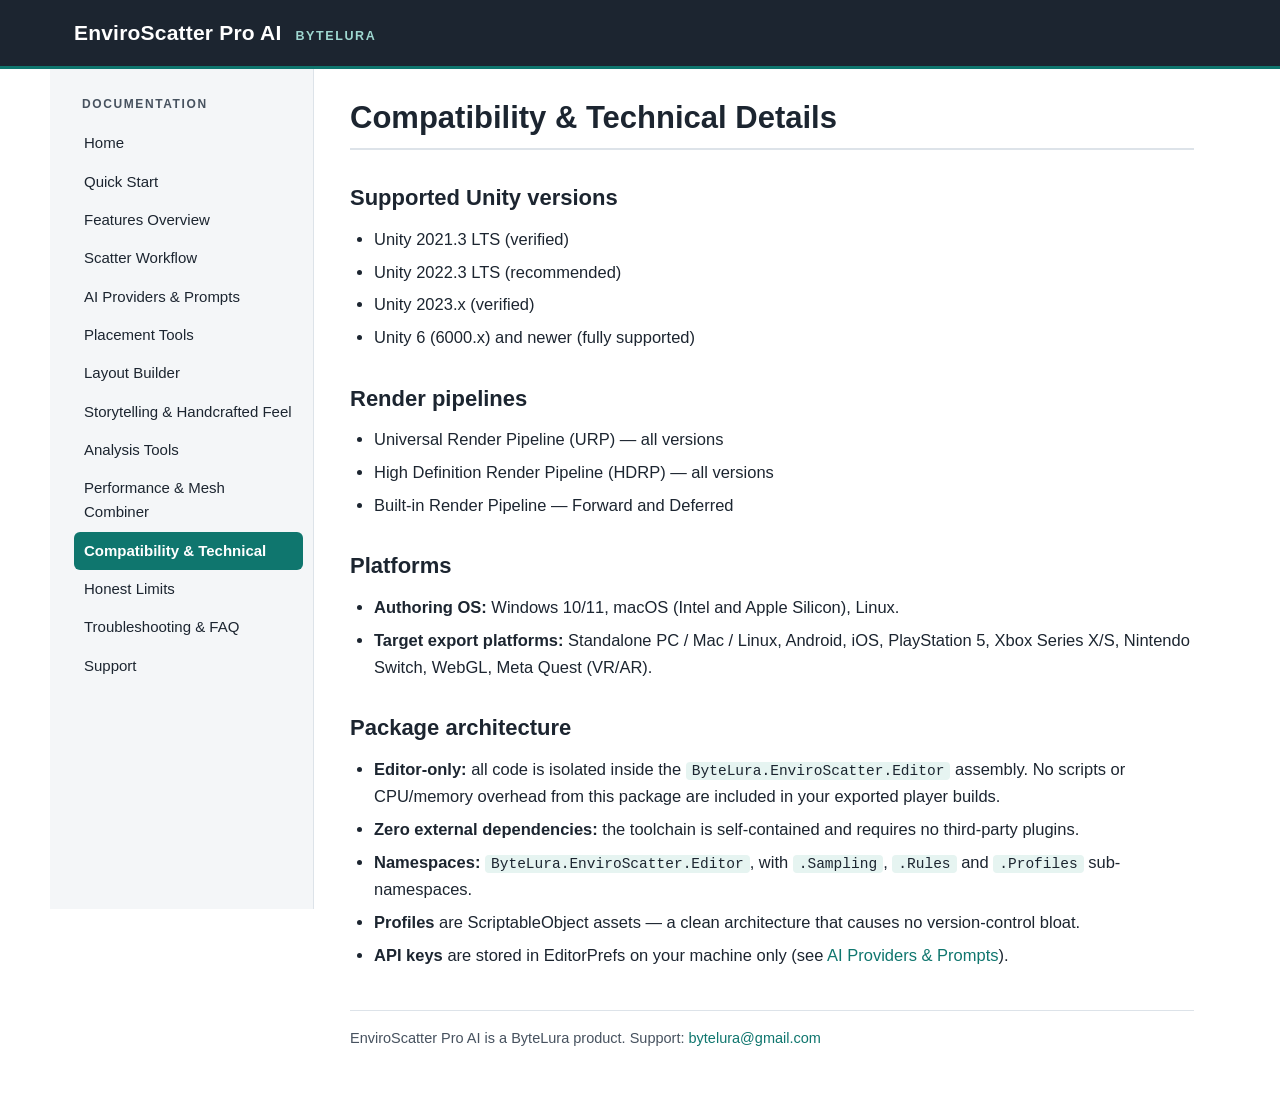
<file: technical.html>
<!DOCTYPE html>
<html lang="en">
<head>
<meta charset="utf-8">
<meta name="viewport" content="width=device-width, initial-scale=1">
<title>Compatibility & Technical — EnviroScatter Pro AI Documentation</title>
<link rel="stylesheet" href="style.css">
</head>
<body>
<header class="site-header">
  <div class="header-inner">
    <span class="product-name">EnviroScatter Pro AI</span>
    <span class="publisher">ByteLura</span>
  </div>
</header>
<div class="layout">
      <nav class="sidebar" aria-label="Documentation">
        <div class="sidebar-title">Documentation</div>
        <ul>
          <li><a href="index.html">Home</a></li>
          <li><a href="quick-start.html">Quick Start</a></li>
          <li><a href="features.html">Features Overview</a></li>
          <li><a href="scatter-workflow.html">Scatter Workflow</a></li>
          <li><a href="ai-providers.html">AI Providers & Prompts</a></li>
          <li><a href="placement-tools.html">Placement Tools</a></li>
          <li><a href="layout-builder.html">Layout Builder</a></li>
          <li><a href="storytelling-feel.html">Storytelling & Handcrafted Feel</a></li>
          <li><a href="analysis-tools.html">Analysis Tools</a></li>
          <li><a href="performance-combiner.html">Performance & Mesh Combiner</a></li>
          <li><a href="technical.html" class="active">Compatibility & Technical</a></li>
          <li><a href="honest-limits.html">Honest Limits</a></li>
          <li><a href="troubleshooting.html">Troubleshooting & FAQ</a></li>
          <li><a href="support.html">Support</a></li>
        </ul>
      </nav>
  <main class="content">
    <h1>Compatibility &amp; Technical Details</h1>

    <h2>Supported Unity versions</h2>
    <ul>
      <li>Unity 2021.3 LTS (verified)</li>
      <li>Unity 2022.3 LTS (recommended)</li>
      <li>Unity 2023.x (verified)</li>
      <li>Unity 6 (6000.x) and newer (fully supported)</li>
    </ul>

    <h2>Render pipelines</h2>
    <ul>
      <li>Universal Render Pipeline (URP) — all versions</li>
      <li>High Definition Render Pipeline (HDRP) — all versions</li>
      <li>Built-in Render Pipeline — Forward and Deferred</li>
    </ul>

    <h2>Platforms</h2>
    <ul>
      <li><strong>Authoring OS:</strong> Windows 10/11, macOS (Intel and Apple Silicon), Linux.</li>
      <li><strong>Target export platforms:</strong> Standalone PC / Mac / Linux, Android, iOS, PlayStation 5, Xbox Series X/S, Nintendo Switch, WebGL, Meta Quest (VR/AR).</li>
    </ul>

    <h2>Package architecture</h2>
    <ul>
      <li><strong>Editor-only:</strong> all code is isolated inside the <code>ByteLura.EnviroScatter.Editor</code> assembly. No scripts or CPU/memory overhead from this package are included in your exported player builds.</li>
      <li><strong>Zero external dependencies:</strong> the toolchain is self-contained and requires no third-party plugins.</li>
      <li><strong>Namespaces:</strong> <code>ByteLura.EnviroScatter.Editor</code>, with <code>.Sampling</code>, <code>.Rules</code> and <code>.Profiles</code> sub-namespaces.</li>
      <li><strong>Profiles</strong> are ScriptableObject assets — a clean architecture that causes no version-control bloat.</li>
      <li><strong>API keys</strong> are stored in EditorPrefs on your machine only (see <a href="ai-providers.html">AI Providers &amp; Prompts</a>).</li>
    </ul>
    <footer class="page-footer">
      <p>EnviroScatter Pro AI is a ByteLura product. Support: <a href="mailto:bytelura@gmail.com">bytelura@gmail.com</a></p>
    </footer>
  </main>
</div>
</body>
</html>
</file>
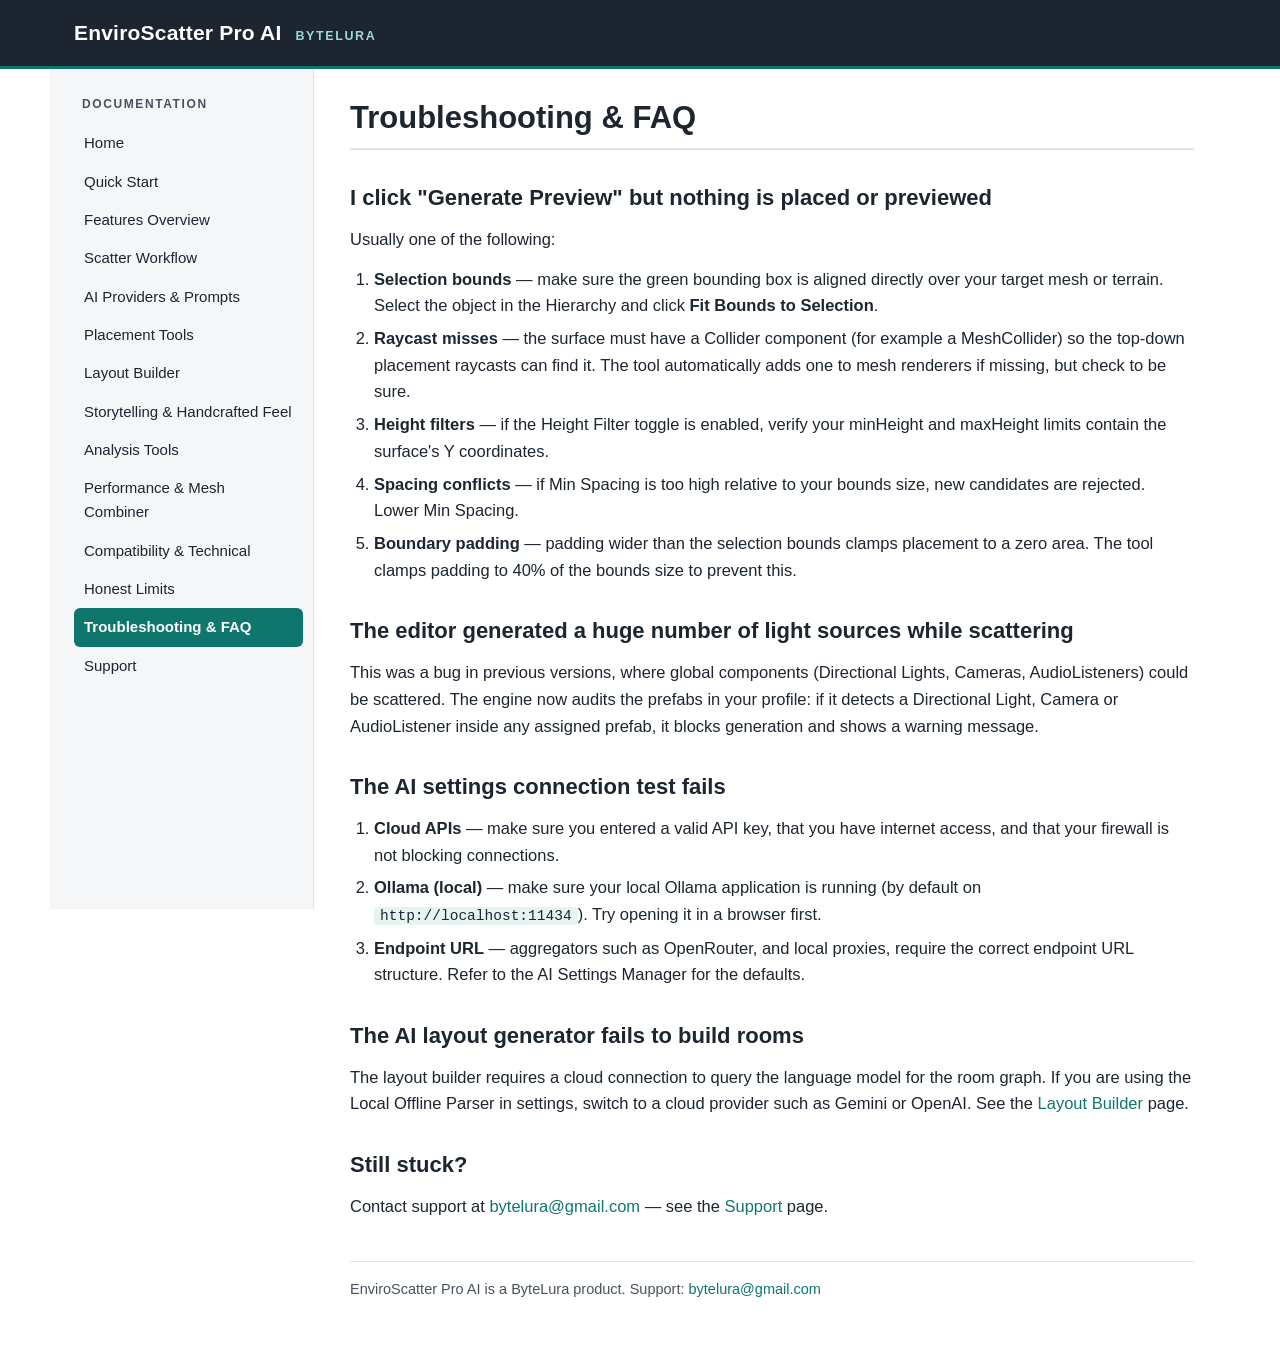
<file: troubleshooting.html>
<!DOCTYPE html>
<html lang="en">
<head>
<meta charset="utf-8">
<meta name="viewport" content="width=device-width, initial-scale=1">
<title>Troubleshooting & FAQ — EnviroScatter Pro AI Documentation</title>
<link rel="stylesheet" href="style.css">
</head>
<body>
<header class="site-header">
  <div class="header-inner">
    <span class="product-name">EnviroScatter Pro AI</span>
    <span class="publisher">ByteLura</span>
  </div>
</header>
<div class="layout">
      <nav class="sidebar" aria-label="Documentation">
        <div class="sidebar-title">Documentation</div>
        <ul>
          <li><a href="index.html">Home</a></li>
          <li><a href="quick-start.html">Quick Start</a></li>
          <li><a href="features.html">Features Overview</a></li>
          <li><a href="scatter-workflow.html">Scatter Workflow</a></li>
          <li><a href="ai-providers.html">AI Providers & Prompts</a></li>
          <li><a href="placement-tools.html">Placement Tools</a></li>
          <li><a href="layout-builder.html">Layout Builder</a></li>
          <li><a href="storytelling-feel.html">Storytelling & Handcrafted Feel</a></li>
          <li><a href="analysis-tools.html">Analysis Tools</a></li>
          <li><a href="performance-combiner.html">Performance & Mesh Combiner</a></li>
          <li><a href="technical.html">Compatibility & Technical</a></li>
          <li><a href="honest-limits.html">Honest Limits</a></li>
          <li><a href="troubleshooting.html" class="active">Troubleshooting & FAQ</a></li>
          <li><a href="support.html">Support</a></li>
        </ul>
      </nav>
  <main class="content">
    <h1>Troubleshooting &amp; FAQ</h1>

    <h2>I click "Generate Preview" but nothing is placed or previewed</h2>
    <p>Usually one of the following:</p>
    <ol>
      <li><strong>Selection bounds</strong> — make sure the green bounding box is aligned directly over your target mesh or terrain. Select the object in the Hierarchy and click <strong>Fit Bounds to Selection</strong>.</li>
      <li><strong>Raycast misses</strong> — the surface must have a Collider component (for example a MeshCollider) so the top-down placement raycasts can find it. The tool automatically adds one to mesh renderers if missing, but check to be sure.</li>
      <li><strong>Height filters</strong> — if the Height Filter toggle is enabled, verify your minHeight and maxHeight limits contain the surface's Y coordinates.</li>
      <li><strong>Spacing conflicts</strong> — if Min Spacing is too high relative to your bounds size, new candidates are rejected. Lower Min Spacing.</li>
      <li><strong>Boundary padding</strong> — padding wider than the selection bounds clamps placement to a zero area. The tool clamps padding to 40% of the bounds size to prevent this.</li>
    </ol>

    <h2>The editor generated a huge number of light sources while scattering</h2>
    <p>This was a bug in previous versions, where global components (Directional Lights, Cameras, AudioListeners) could be scattered. The engine now audits the prefabs in your profile: if it detects a Directional Light, Camera or AudioListener inside any assigned prefab, it blocks generation and shows a warning message.</p>

    <h2>The AI settings connection test fails</h2>
    <ol>
      <li><strong>Cloud APIs</strong> — make sure you entered a valid API key, that you have internet access, and that your firewall is not blocking connections.</li>
      <li><strong>Ollama (local)</strong> — make sure your local Ollama application is running (by default on <code>http://localhost:11434</code>). Try opening it in a browser first.</li>
      <li><strong>Endpoint URL</strong> — aggregators such as OpenRouter, and local proxies, require the correct endpoint URL structure. Refer to the AI Settings Manager for the defaults.</li>
    </ol>

    <h2>The AI layout generator fails to build rooms</h2>
    <p>The layout builder requires a cloud connection to query the language model for the room graph. If you are using the Local Offline Parser in settings, switch to a cloud provider such as Gemini or OpenAI. See the <a href="layout-builder.html">Layout Builder</a> page.</p>

    <h2>Still stuck?</h2>
    <p>Contact support at <a href="mailto:bytelura@gmail.com">bytelura@gmail.com</a> — see the <a href="support.html">Support</a> page.</p>
    <footer class="page-footer">
      <p>EnviroScatter Pro AI is a ByteLura product. Support: <a href="mailto:bytelura@gmail.com">bytelura@gmail.com</a></p>
    </footer>
  </main>
</div>
</body>
</html>
</file>
<file: style.css>
/* EnviroScatter Pro AI — documentation (ByteLura) */
:root {
  --ink: #1c2530;
  --ink-soft: #47525f;
  --paper: #ffffff;
  --wash: #f4f6f8;
  --line: #dde3e9;
  --accent: #0f766e;
  --accent-soft: #e6f4f1;
  --code-bg: #101820;
  --code-ink: #d7e3ee;
  --sidebar-w: 264px;
}
* { box-sizing: border-box; }
html { -webkit-text-size-adjust: 100%; }
body {
  margin: 0;
  color: var(--ink);
  background: var(--paper);
  font-family: "Segoe UI", "Helvetica Neue", Arial, sans-serif;
  font-size: 16.5px;
  line-height: 1.62;
}
a { color: var(--accent); text-decoration: none; }
a:hover { text-decoration: underline; }

.site-header {
  background: var(--ink);
  color: #fff;
  border-bottom: 3px solid var(--accent);
}
.header-inner {
  max-width: 1180px;
  margin: 0 auto;
  padding: 16px 24px;
  display: flex;
  align-items: baseline;
  gap: 14px;
  flex-wrap: wrap;
}
.product-name { font-size: 21px; font-weight: 700; letter-spacing: 0.2px; }
.publisher {
  font-size: 12.5px; font-weight: 600; letter-spacing: 1.6px;
  text-transform: uppercase; color: #9fd8d1;
}

.layout {
  max-width: 1180px;
  margin: 0 auto;
  display: flex;
  align-items: flex-start;
}
.sidebar {
  width: var(--sidebar-w);
  flex: 0 0 var(--sidebar-w);
  position: sticky;
  top: 0;
  max-height: 100vh;
  overflow-y: auto;
  padding: 26px 10px 26px 24px;
  border-right: 1px solid var(--line);
  background: var(--wash);
  min-height: calc(100vh - 60px);
}
.sidebar-title {
  font-size: 12px; font-weight: 700; letter-spacing: 1.6px;
  text-transform: uppercase; color: var(--ink-soft);
  margin: 0 8px 10px;
}
.sidebar ul { list-style: none; margin: 0; padding: 0; }
.sidebar li a {
  display: block;
  padding: 7px 10px;
  border-radius: 6px;
  color: var(--ink);
  font-size: 15px;
}
.sidebar li a:hover { background: var(--accent-soft); text-decoration: none; }
.sidebar li a.active { background: var(--accent); color: #fff; font-weight: 600; }

.content {
  flex: 1 1 auto;
  min-width: 0;
  padding: 30px 36px 48px;
}
.content h1 {
  font-size: 31px; line-height: 1.2; margin: 0 0 14px;
  padding-bottom: 12px; border-bottom: 2px solid var(--line);
}
.content h2 { font-size: 22px; margin: 30px 0 10px; }
.content h3 { font-size: 18px; margin: 22px 0 8px; }
.content p { margin: 0 0 13px; }
.content ul, .content ol { margin: 0 0 14px; padding-left: 24px; }
.content li { margin-bottom: 6px; }
.lede { font-size: 18px; color: var(--ink-soft); }
code {
  font-family: Consolas, "SF Mono", Menlo, monospace;
  font-size: 0.88em;
  background: var(--accent-soft);
  padding: 1px 6px;
  border-radius: 4px;
}
pre {
  background: var(--code-bg);
  color: var(--code-ink);
  padding: 14px 16px;
  border-radius: 8px;
  overflow-x: auto;
  line-height: 1.5;
}
pre code { background: transparent; padding: 0; color: inherit; }
.note {
  background: var(--accent-soft);
  border-left: 4px solid var(--accent);
  padding: 12px 16px;
  border-radius: 0 8px 8px 0;
  margin: 18px 0;
}
.note p { margin: 0; }
table { border-collapse: collapse; width: 100%; margin: 6px 0 18px; font-size: 15.5px; }
th, td { border: 1px solid var(--line); padding: 8px 12px; text-align: left; }
th { background: var(--wash); }
.page-footer {
  margin-top: 42px;
  padding-top: 16px;
  border-top: 1px solid var(--line);
  color: var(--ink-soft);
  font-size: 14.5px;
}

@media (max-width: 760px) {
  .layout { flex-direction: column; }
  .sidebar {
    width: 100%; flex: none; position: static; max-height: none;
    min-height: 0; border-right: none; border-bottom: 1px solid var(--line);
    padding: 16px 16px 10px;
  }
  .content { padding: 22px 18px 40px; }
  .content h1 { font-size: 26px; }
  body { font-size: 16px; }
}

/* ---------- mobile nav compaction (2026-11-08) ----------
   On phones the sidebar stacks on top as a compact header:
   brand, then every nav link as a wrapped chip — no full-height
   menu wall before the content. */
@media (max-width: 860px) {
  .layout { flex-direction: column; }
  .sidebar {
    position: static; width: 100%; max-width: none; flex: none;
    height: auto; max-height: none; overflow: visible;
    padding: 16px 0 8px;
  }
  .brand { padding: 0 18px 10px; }
  .sidebar nav { padding: 6px 12px 2px; }
  .sidebar ul, .sidebar nav ul, .sidebar .nav {
    display: flex; flex-wrap: wrap; gap: 5px; align-items: center;
    columns: auto; list-style: none;
  }
  .sidebar li { margin: 0; }
  .sidebar .nav-section, .sidebar li.nav-section {
    flex: 0 0 100%; padding: 8px 2px 2px; margin: 0;
  }
  .sidebar a, .sidebar nav a, .sidebar .nav a {
    display: inline-block; padding: 5px 11px;
    border-left: none; border-radius: 999px;
    background: rgba(127, 127, 127, .18);
    font-size: 13.5px; line-height: 1.35;
  }
  .side-foot, .side-support { padding: 8px 18px 2px; font-size: 12.5px; }
  .main { margin-left: 0; }
  .content { padding: 22px 18px 30px; }
  img { max-width: 100%; height: auto; }
}
</file>
